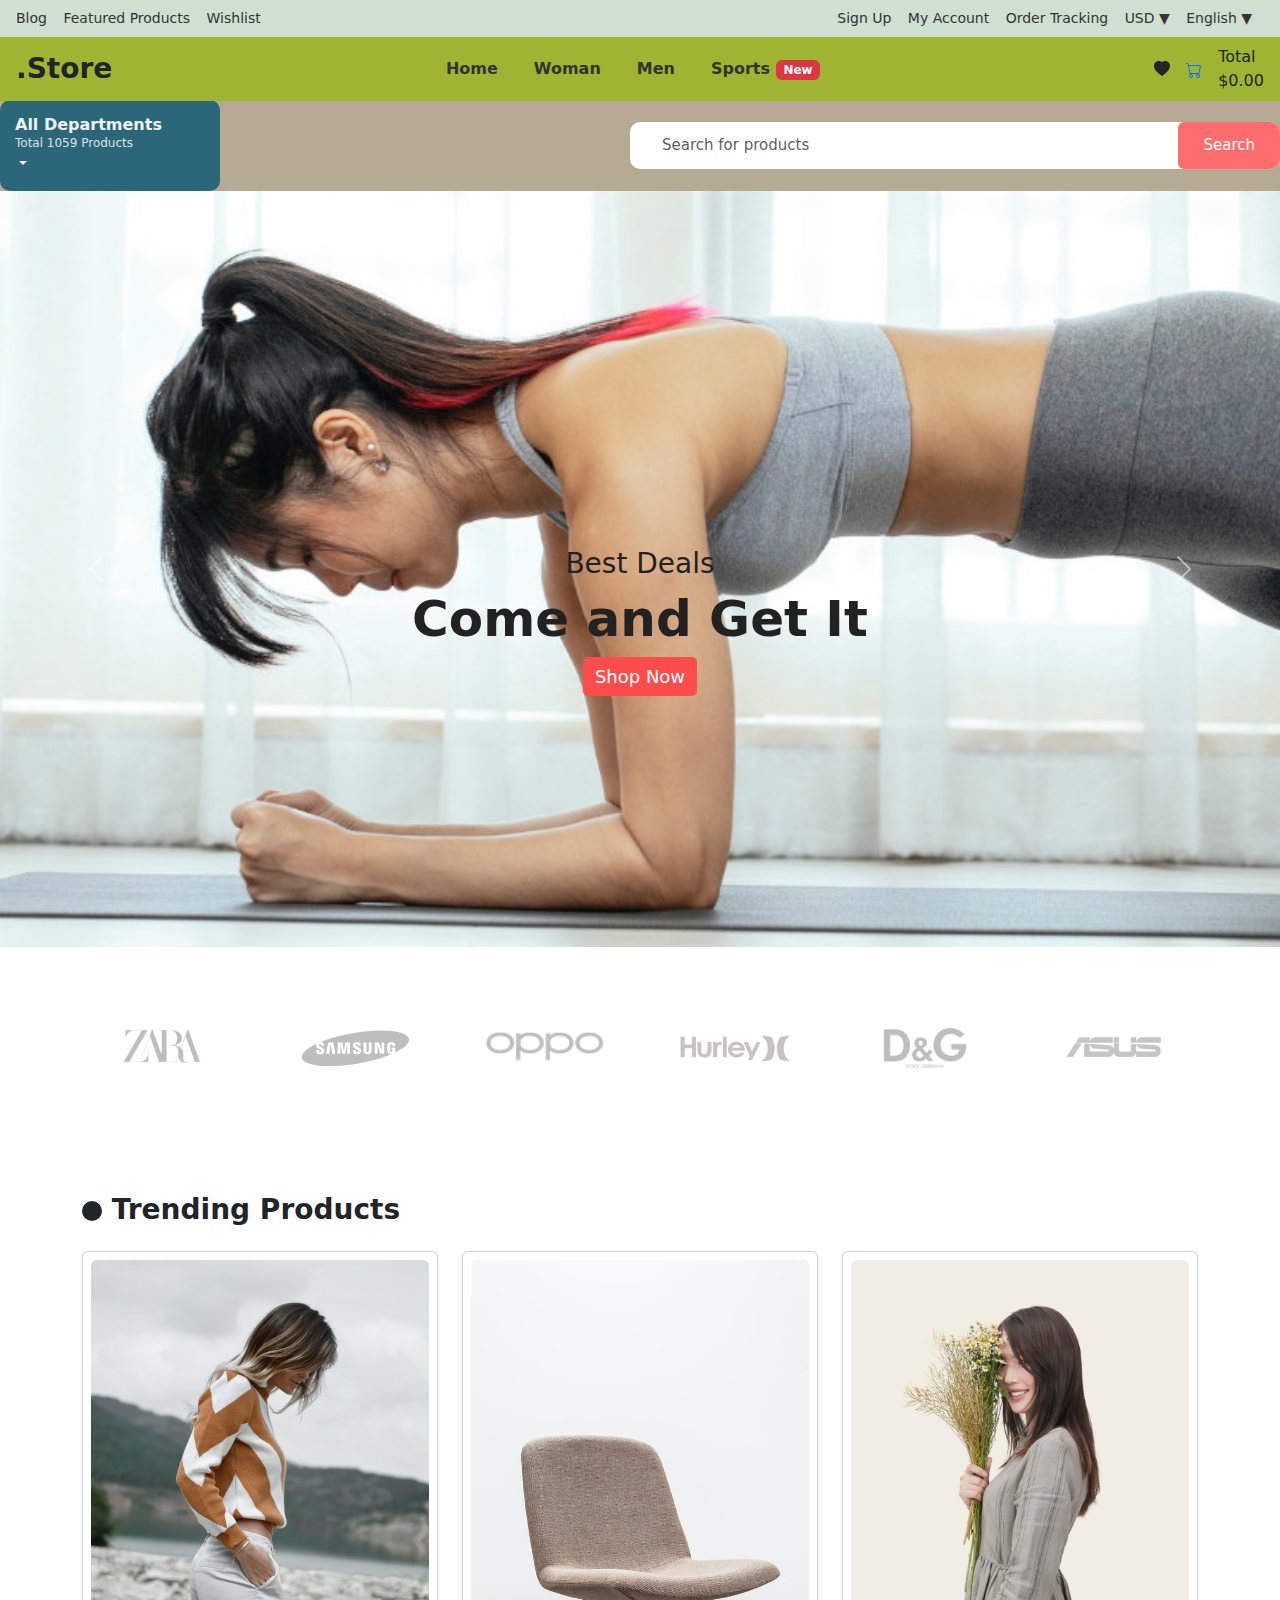
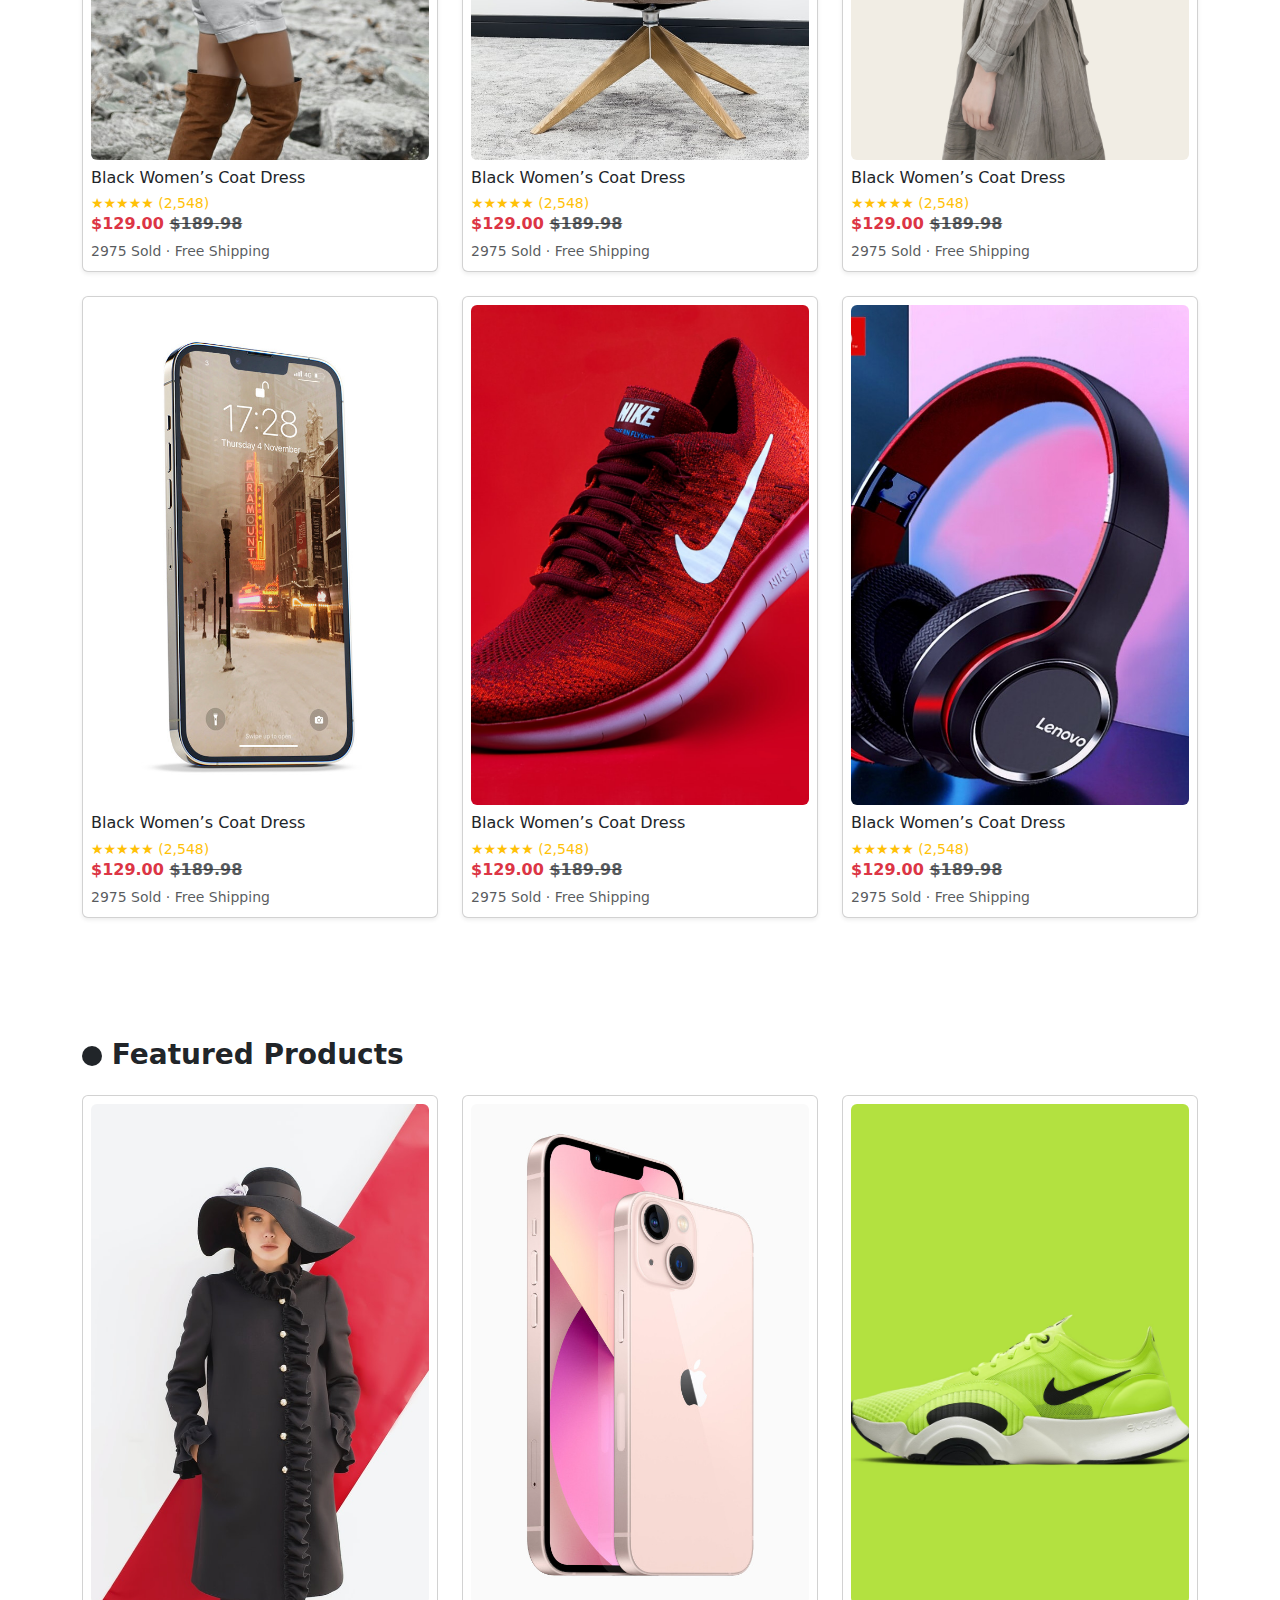
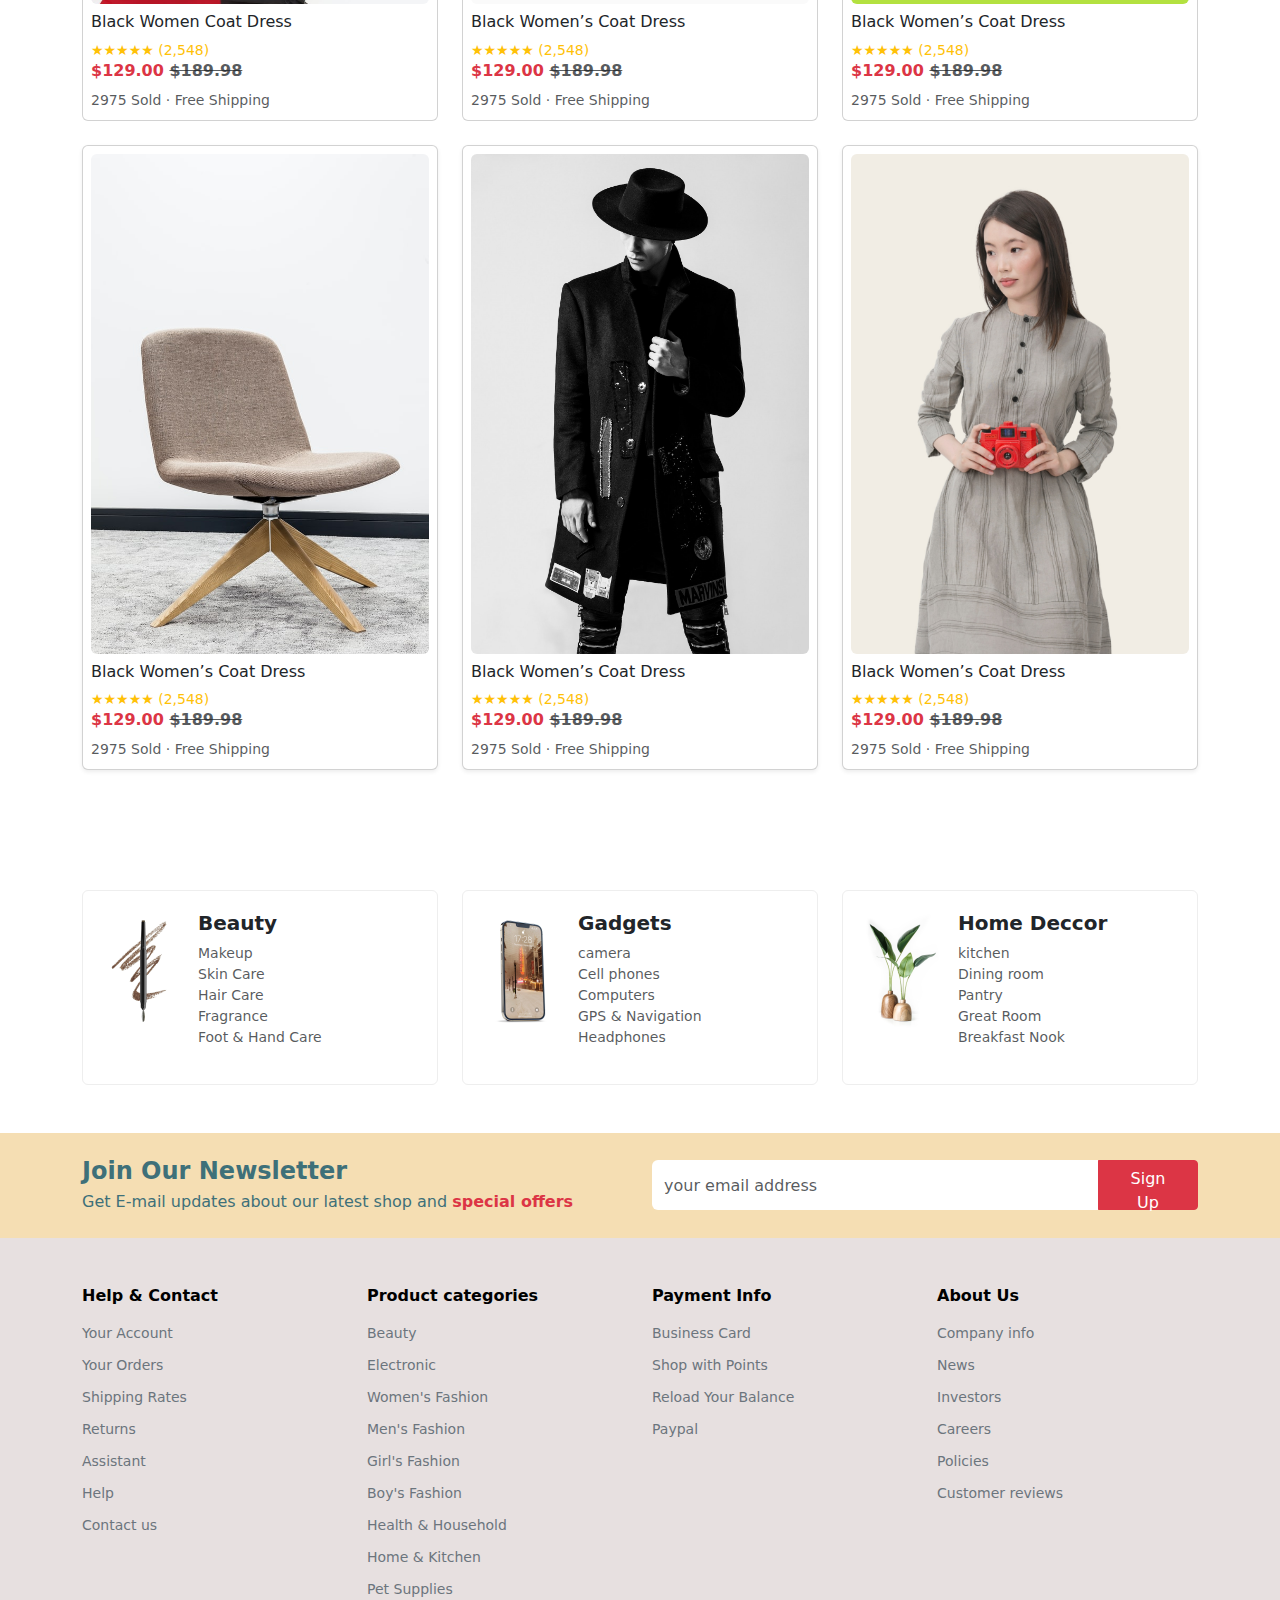
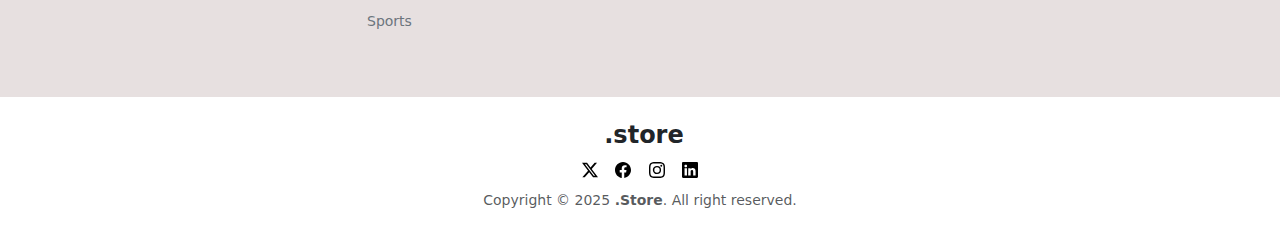
<file: index.html>
<!DOCTYPE html>
<html lang="en">
<head>
  <meta charset="UTF-8">
  <meta name="viewport" content="width=device-width, initial-scale=1.0">
  <title>Ecommerce Website</title>

  <!-- BOOTSTRAP 5 -->


  <link href="https://cdn.jsdelivr.net/npm/bootstrap@5.3.0/dist/css/bootstrap.min.css" rel="stylesheet">

  <link rel="stylesheet" href="style.css">

</head>
<body>


<!-- ---------- TOP BAR ---------- -->


<div class="fixed-top  ">
<div class="top-bar d-flex justify-content-between px-3 py-2">
  <div class="top-left">
    <a href="#">Blog</a>
    <a href="#">Featured Products</a>
    <a href="#">Wishlist</a>
  </div>

  <div class="top-right">
    <a href="signup.html">Sign Up</a>
    <a href="My Account.html">My Account</a>
    <a href="Order Tracking.html">Order Tracking</a>
    <a href="#">USD ▼</a>
    <a href="#">English ▼</a>
  </div>
</div>


<!-- ---------- MAIN NAVBAR ---------- -->
<nav class="navbar navbar-expand-lg px-3 ">

  <div class="logo fw-bold fs-3">.Store</div>

  <!-- MOBILE TOGGLER -->
  <button class="navbar-toggler" type="button" data-bs-toggle="collapse" data-bs-target="#mainMenu">
    ☰
  </button>

  <!-- MENU -->
  <div class="collapse navbar-collapse" id="mainMenu">

    <ul class="navbar-nav mx-auto">

      <li class="nav-item"><a class="nav-link" href="index.html">Home</a></li>
     

      
      <li class="nav-item"><a class="nav-link" href="Woman.html">Woman</a></li>

      <li class="nav-item"><a class="nav-link" href="men.html">Men</a></li>
      <li class="nav-item">
        <a class="nav-link" href="sport.html">Sports <span class="badge bg-danger">New</span></a>
      </li>

    </ul>

    <!-- ICONS -->
    <div class="d-flex align-items-center gap-3">
       <svg xmlns="http://www.w3.org/2000/svg" width="16" height="16" fill="currentColor" class="bi bi-heart-fill" viewBox="0 0 16 16">
  <path fill-rule="evenodd" d="M8 1.314C12.438-3.248 23.534 4.735 8 15-7.534 4.736 3.562-3.248 8 1.314"/>
</svg>
<a href="">
     <svg xmlns="http://www.w3.org/2000/svg" width="16" height="16" fill="currentColor" class="bi bi-cart" viewBox="0 0 16 16">
  <path d="M0 1.5A.5.5 0 0 1 .5 1H2a.5.5 0 0 1 .485.379L2.89 3H14.5a.5.5 0 0 1 .491.592l-1.5 8A.5.5 0 0 1 13 12H4a.5.5 0 0 1-.491-.408L2.01 3.607 1.61 2H.5a.5.5 0 0 1-.5-.5M3.102 4l1.313 7h8.17l1.313-7zM5 12a2 2 0 1 0 0 4 2 2 0 0 0 0-4m7 0a2 2 0 1 0 0 4 2 2 0 0 0 0-4m-7 1a1 1 0 1 1 0 2 1 1 0 0 1 0-2m7 0a1 1 0 1 1 0 2 1 1 0 0 1 0-2"/>
</svg></a>
      <div>Total<br>$0.00</div>
    </div>

  </div>

</nav>

</div>

<!-- ---------- HEADER / SEARCH ---------- -->
<div class="top-container d-flex justify-content-between ">

  <!-- DEPARTMENT DROPDOWN -->
  <div class="dropdown">
    <div class="depart-box dropdown-toggle" data-bs-toggle="dropdown">
      <h4 class="m-0">All Departments</h4>
      <p class="m-0">Total 1059 Products</p>
    </div>

    <ul class="dropdown-menu p-3">
      <li><a class="dropdown-item" href="#"> 💄 Beauty</a></li>
      <li><a class="dropdown-item" href="#"> 📱 Electronics</a></li>
      <li><a class="dropdown-item" href="#"> 👗 Women's Fashion</a></li>
      <li><a class="dropdown-item" href="#"> 👔 Men's Fashion</a></li>
      <li><a class="dropdown-item" href="#"> 🎀 Girl's Fashion</a></li>
      <li><a class="dropdown-item" href="#">🧢 Boy's Fashion</a></li>
      <li><a class="dropdown-item" href="#">🏠 Health & Household</a></li>
      <li><a class="dropdown-item" href="#"> 🏀 Sport</a></li>
    </ul>
  </div>

  <!-- SEARCH BAR -->
  <div class="search d-flex">
    <input type="text" class="form-control" placeholder="Search for products">
    <button class="btn btn-primary ms-2">Search</button>
  </div>

</div>



<!-- ---------- CAROUSEL ---------- -->
<div id="myCarousel" class="carousel slide" data-bs-ride="carousel">

  <div class="carousel-inner">

    <div class="carousel-item active">
      <img src="asset/slider/slider3.jpg" class="d-block w-100" alt="">
      <div class="carousel-caption">
        <h4>Best Deals</h4>
        <h2 class="fw-bold">Come and Get It</h2>
        <button class="btn btn-primary">Shop Now</button>
      </div>
    </div>

    <div class="carousel-item">
      <img src="asset/slider/slider1.jpg" class="d-block w-100" alt="">
      <div class="carousel-caption">
        <h4>Quick Fashion</h4>
        <h2 class="fw-bold">Fit Your Wardrobe</h2>
        <button class="btn btn-primary">Shop Now</button>
      </div>
    </div>

    <div class="carousel-item">
      <img src="asset/slider/slider2.jpg" class="d-block w-100" alt="">
      <div class="carousel-caption">
        <h4>Trendy</h4>
        <h2 class="fw-bold">Minimal Wooden Sofa</h2>
        <button class="btn btn-primary">Shop Now</button>
      </div>
    </div>

  </div>

  <!-- Controls -->
  <button class="carousel-control-prev" type="button" data-bs-target="#myCarousel" data-bs-slide="prev">
    <span class="carousel-control-prev-icon"></span>
  </button>

  <button class="carousel-control-next" type="button" data-bs-target="#myCarousel" data-bs-slide="next">
    <span class="carousel-control-next-icon"></span>
  </button>

</div>

<!-----BRAND---->

<section class="brand py-5">

<div class="container">
  <div class="row justify-content-center align-items-center text-center">

    <div class="col-6 col-md-3 col-lg-2 my-3">
      <a href="zara.html">
        <img src="asset/brands/zara.png" alt="" class="zero">
      </a>

    </div>


<div class="col-6 col-md-3 col-lg-2 my-3">
      <a href="#">
        <img src="asset/brands/samsung.png" alt="" class="zero">
      </a>

    </div>



    <div class="col-6 col-md-3 col-lg-2 my-3">
      <a href="#">
        <img src="asset/brands/oppo.png" alt="" class="zero">
      </a>

    </div>



    <div class="col-6 col-md-3 col-lg-2 my-3">
      <a href="#">
        <img src="asset/brands/hurley.png" alt="" class="zero">
      </a>

    </div>

<div class="col-6 col-md-3 col-lg-2 my-3">
      <a href="#">
        <img src="asset/brands/dng.png" alt="" class="zero">
      </a>

    </div>

    <div class="col-6 col-md-3 col-lg-2 my-3">
      <a href="#">
        <img src="asset/brands/asus.png" alt="" class="zero">
      </a>

    </div>



  </div>
</div>
</div>
</section>

<!---Trending-products py-5--->


<section class="Trending-products py-5">
  <div class="container">

    <!-- Heading -->
    <h3 class="fw-bold mb-4">
      <svg xmlns="http://www.w3.org/2000/svg" width="20" height="20" fill="currentColor" class="bi bi-circle-fill" viewBox="0 0 16 16">
        <circle cx="8" cy="8" r="8"/>
      </svg>
      Trending Products
    </h3>

   
 <!-- Product 1 -->

        <div class="row">
           <div class="col-md-6 col-lg-4 mb-4">
            <div class="card small-product shadow-sm p-2 ">
              <img src="asset/products/apparel2.jpg" class="img-fluid rounded" alt="">
              <div class="mt-2">
                <h6>Black Women’s Coat Dress</h6>
                <div class="text-warning small">★★★★★ (2,548)</div>
                <h6 class="text-danger fw-bold">$129.00
                  <span class="text-muted text-decoration-line-through">$189.98</span>
                </h6>
                <small class="text-muted">2975 Sold · Free Shipping</small>
              </div>
            </div>
          </div>

          <!-- Product 2 -->
          <div class="col-md-6 col-lg-4 mb-4">
            <div class="card small-product shadow-sm p-2">
              <img src="asset/products/home4.jpg" class="img-fluid rounded" alt="">
              <div class="mt-2">
                <h6>Black Women’s Coat Dress</h6>
                <div class="text-warning small">★★★★★ (2,548)</div>
                <h6 class="text-danger fw-bold">$129.00
                  <span class="text-muted text-decoration-line-through">$189.98</span>
                </h6>
                <small class="text-muted">2975 Sold · Free Shipping</small>
              </div>
            </div>
          </div>

          <!-- Product 3 -->
          <div class="col-md-6 col-lg-4 mb-4">
            <div class="card small-product shadow-sm p-2">
              <img src="asset/products/apparel4.jpg" class="img-fluid rounded" alt="">
              <div class="mt-2">
                <h6>Black Women’s Coat Dress</h6>
                <div class="text-warning small">★★★★★ (2,548)</div>
                <h6 class="text-danger fw-bold">$129.00
                  <span class="text-muted text-decoration-line-through">$189.98</span>
                </h6>
                <small class="text-muted">2975 Sold · Free Shipping</small>
              </div>
            </div>
          </div>

          <!-- Product 4 -->
          <div class="col-md-6 col-lg-4 mb-4">
            <div class="card small-product shadow-sm p-2">
              <img src="asset/banner/procat2.jpg" class="img-fluid rounded" alt="">
              <div class="mt-2">
                <h6>Black Women’s Coat Dress</h6>
                <div class="text-warning small">★★★★★ (2,548)</div>
                <h6 class="text-danger fw-bold">$129.00
                  <span class="text-muted text-decoration-line-through">$189.98</span>
                </h6>
                <small class="text-muted">2975 Sold · Free Shipping</small>
              </div>
            </div>
          </div>

          <div class="col-md-6 col-lg-4 mb-4">
            <div class="card small-product shadow-sm p-2">
              <img src="asset/products/shoe1.jpg" class="img-fluid rounded" alt="">
              <div class="mt-2">
                <h6>Black Women’s Coat Dress</h6>
                <div class="text-warning small">★★★★★ (2,548)</div>
                <h6 class="text-danger fw-bold">$129.00
                  <span class="text-muted text-decoration-line-through">$189.98</span>
                </h6>
                <small class="text-muted">2975 Sold · Free Shipping</small>
              </div>
            </div>
          </div>


        


          <div class="col-md-6 col-lg-4 mb-4">
            <div class="card small-product shadow-sm p-2">
              <img src="asset/products/electronic3.jpg" class="img-fluid rounded" alt="">
              <div class="mt-2">
                <h6>Black Women’s Coat Dress</h6>
                <div class="text-warning small">★★★★★ (2,548)</div>
                <h6 class="text-danger fw-bold">$129.00
                  <span class="text-muted text-decoration-line-through">$189.98</span>
                </h6>
                <small class="text-muted">2975 Sold · Free Shipping</small>
              </div>
            </div>
          </div>
        </div>
      </div>
    </div>
  </div>

</section>

<!---Featured Products--->

<section class="Featured-products py-5">
   <div class="container">

    <!-- Heading -->
    <h3 class="fw-bold mb-4">
      <svg xmlns="http://www.w3.org/2000/svg" width="20" height="20" fill="currentColor" class="bi bi-circle-fill" viewBox="0 0 16 16">
        <circle cx="8" cy="8" r="8"/>
      </svg>
      Featured Products
    </h3>

  

       <div class="row">

          <!-- Product 1 -->
          <div class="col-md-6 col-lg-4 mb-4">
            <div class="card small-product p-2 h-100">
              <img src="asset/products/apparel3.jpg" class="img-fluid rounded" alt="">
              <div class="mt-2">
                <h6>Black Women Coat Dress</h6>
                <div class="text-warning small">★★★★★ (2,548)</div>
                <h6 class="text-danger fw-bold">$129.00
                  <span class="text-muted text-decoration-line-through">$189.98</span>
                </h6>
                <small class="text-muted">2975 Sold · Free Shipping</small>
              </div>
            </div>
          </div>

          <!-- Product 2 -->
          <div class="col-md-6 col-lg-4 mb-4">
            <div class="card  small-product p-2 h-100">
              <img src="asset/products/electronic2.jpg" class="img-fluid rounded" alt="">
              <div class="mt-2">
                <h6>Black Women’s Coat Dress</h6>
                <div class="text-warning small">★★★★★ (2,548)</div>
                <h6 class="text-danger fw-bold">$129.00
                  <span class="text-muted text-decoration-line-through">$189.98</span>
                </h6>
                <small class="text-muted">2975 Sold · Free Shipping</small>
              </div>
            </div>
         </div>

           <div class="col-md-6 col-lg-4 mb-4">
            <div class="card  small-product p-2 h-100">
              <img src="asset/products/shoe1-1.jpg" class="img-fluid rounded" alt="">
              <div class="mt-2">
                <h6>Black Women’s Coat Dress</h6>
                <div class="text-warning small">★★★★★ (2,548)</div>
                <h6 class="text-danger fw-bold">$129.00
                  <span class="text-muted text-decoration-line-through">$189.98</span>
                </h6>
                <small class="text-muted">2975 Sold · Free Shipping</small>
              </div>
            </div>
         </div>


          <div class="col-md-6 col-lg-4 mb-4">
            <div class="card small-product shadow-sm p-2 h-100">
              <img src="asset/products/home4.jpg" class="img-fluid rounded" alt="">
              <div class="mt-2">
                <h6>Black Women’s Coat Dress</h6>
                <div class="text-warning small">★★★★★ (2,548)</div>
                <h6 class="text-danger fw-bold">$129.00
                  <span class="text-muted text-decoration-line-through">$189.98</span>
                </h6>
                <small class="text-muted">2975 Sold · Free Shipping</small>
              </div>
            </div>
         </div>



          <div class="col-md-6 col-lg-4 mb-4">
            <div class="card  small-product shadow-sm p-2 h-100">
              <img src="asset/products/apparel1.jpg" class="img-fluid rounded" alt="">
              <div class="mt-2">
                <h6>Black Women’s Coat Dress</h6>
                <div class="text-warning small">★★★★★ (2,548)</div>
                <h6 class="text-danger fw-bold">$129.00
                  <span class="text-muted text-decoration-line-through">$189.98</span>
                </h6>
                <small class="text-muted">2975 Sold · Free Shipping</small>
              </div>
            </div>
         </div>





          <div class="col-md-6 col-lg-4 mb-4">
            <div class="card small-product shadow-sm p-2 h-100">
              <img src="asset/products/apparel6.jpg" class="img-fluid rounded" alt="">
              <div class="mt-2">
                <h6>Black Women’s Coat Dress</h6>
                <div class="text-warning small">★★★★★ (2,548)</div>
                <h6 class="text-danger fw-bold">$129.00
                  <span class="text-muted text-decoration-line-through">$189.98</span>
                </h6>
                <small class="text-muted">2975 Sold · Free Shipping</small>
              </div>
            </div>
         </div>


         





      </div>
    </div>
  </div>

</section>





<!---banner--->


<section class="py-5">
  <div class="container">
    <div class="row g-4">


      <!---Beauty--->
       <div class="col-lg-4 col-md-6">
        <div class="category-card d-flex align-items-start">
          <img src="asset/banner/procat1.jpg" class="category-img" alt="Beauty">
          <div>
            <h5 class="fw-bold">Beauty</h5>
            <ul class="list-unstyled small text-muted">
              <li>Makeup</li>
              <li>Skin Care</li>
              <li>Hair Care</li>
              <li>Fragrance</li>
              <li>Foot & Hand Care</li>
            </ul>
          
          </div>
        </div>
      </div>


      <div class="col-lg-4 col-md-6">
        <div class="category-card d-flex align-items-start">
          <img src="asset/banner/procat2.jpg" class="category-img" alt="Beauty">
        <div>
        <h5 class="fw-bold">Gadgets</h5>
        <ul class="list-unstyled small text-muted">
          <li>camera</li>
          <li>Cell phones</li>
          <li>Computers</li>
          <li>GPS & Navigation</li>
          <li>Headphones</li>
        </ul>
       </div>
       </div>
      </div>



      <div class="col-lg-4 col-md-6">
        <div class="category-card d-flex align-items-start">
          <img src="asset/banner/procat3.jpg" class="category-img" alt="Beauty">
        <div>
        <h5 class="fw-bold">Home Deccor</h5>
        <ul class="list-unstyled small text-muted">
          <li>kitchen</li>
          <li>Dining room</li>
          <li>Pantry</li>
          <li>Great Room</li>
          <li>Breakfast Nook</li>
        </ul>
        </div>
      </div>
      </div>

    </div>
  </div>
</section>




<!----newsletter---->

<section class="newsletter py-4">
  <div class="container">
    <div class="row align-items-center">

     <!---LEFT NOW--->

      <div class="col-lg-6 mb-3 mb-lg-0">
            <h4 class="fw-bold  mb-1">Join Our Newsletter</h4>
          <p class="mb-0 ">
              Get E-mail updates about our latest shop and
              <span class="text-danger fw-semibold">special offers</span>
          </p>

      </div>  

      <!---RIGHT NOW-->
      
      <div class="col-lg-6">
        <form class="d-flex newsletter-form">
          <input type="email" class="form-control" placeholder="your email address">
          <button class="btn btn-danger px-4">Sign Up</button> 
        </form>
      </div>

    </div>
  </div>
</section>





<!---footer -->

<footer class="footer pt-5 pb-4">
  <div class="container">
    <div class="row">

    <!---Help & Contact--->
     
      <div class="col-lg-3 col-md-6 mb-4">
        <h6 class="fw-bold mb-3">Help & Contact</h6>
        <ul class="list-unstyled footer-links">

          <li><a href="#">Your Account</a></li>
          <li><a href="#">Your Orders</a></li>
          <li><a href="#">Shipping Rates</a></li>
          <li><a href="#">Returns</a></li>
          <li><a href="#">Assistant</a></li>
          <li><a href="#">Help</a></li>
          <li><a href="#">Contact us</a></li>

        </ul>
      </div>

<!---product categories--->

<div class="col-lg-3 col-md-6 mb-4">
  <h6 class="fw-bold mb-3">Product categories</h6>
  <ul class="list-unstyled footer-links">
     <li><a href="#">Beauty</a></li>
          <li><a href="#">Electronic</a></li>
          <li><a href="#">Women's Fashion</a></li>
          <li><a href="#">Men's Fashion</a></li>
          <li><a href="#">Girl's Fashion</a></li>
          <li><a href="#">Boy's Fashion</a></li>
          <li><a href="#">Health & Household</a></li>
          <li><a href="#">Home & Kitchen</a></li>
          <li><a href="#">Pet Supplies</a></li>
          <li><a href="#">Sports</a></li>
  </ul>
</div>



 <!-- Payment Info -->
      <div class="col-lg-3 col-md-6 mb-4">
        <h6 class="fw-bold mb-3">Payment Info</h6>
        <ul class="list-unstyled footer-links">
          <li><a href="#">Business Card</a></li>
          <li><a href="#">Shop with Points</a></li>
          <li><a href="#">Reload Your Balance</a></li>
          <li><a href="#">Paypal</a></li>
        </ul>
      </div>

      <!-- About Us -->
      <div class="col-lg-3 col-md-6 mb-4">
        <h6 class="fw-bold mb-3">About Us</h6>
        <ul class="list-unstyled footer-links">
          <li><a href="#">Company info</a></li>
          <li><a href="#">News</a></li>
          <li><a href="#">Investors</a></li>
          <li><a href="#">Careers</a></li>
          <li><a href="#">Policies</a></li>
          <li><a href="#">Customer reviews</a></li>
        </ul>
      </div>

    </div>
  </div>
</footer>
 


<div class="footer-bottom py-4">
  <div class="container">
    <div class="text-center">
      <!---logo--->
      <div class="d-flex justify-content-center align-items-center mb-2">
        <span class="logo fw-bold fs-3"></span>
        <h4 class="fw-bold m-0 ms-2">.store</h4>
      </div>
     

      <!----social icons--->


      <div class="social-icons mb-2">
        <a href="#"><svg xmlns="http://www.w3.org/2000/svg" width="16" height="16" fill="currentColor" class="bi bi-twitter-x" viewBox="0 0 16 16">
  <path d="M12.6.75h2.454l-5.36 6.142L16 15.25h-4.937l-3.867-5.07-4.425 5.07H.316l5.733-6.57L0 .75h5.063l3.495 4.633L12.601.75Zm-.86 13.028h1.36L4.323 2.145H2.865z"/>
</svg></a>
     
<a href="#"><svg xmlns="http://www.w3.org/2000/svg" width="16" height="16" fill="currentColor" class="bi bi-facebook" viewBox="0 0 16 16">
  <path d="M16 8.049c0-4.446-3.582-8.05-8-8.05C3.58 0-.002 3.603-.002 8.05c0 4.017 2.926 7.347 6.75 7.951v-5.625h-2.03V8.05H6.75V6.275c0-2.017 1.195-3.131 3.022-3.131.876 0 1.791.157 1.791.157v1.98h-1.009c-.993 0-1.303.621-1.303 1.258v1.51h2.218l-.354 2.326H9.25V16c3.824-.604 6.75-3.934 6.75-7.951"/>
</svg></a>
<a href="#"><svg xmlns="http://www.w3.org/2000/svg" width="16" height="16" fill="currentColor" class="bi bi-instagram" viewBox="0 0 16 16">
  <path d="M8 0C5.829 0 5.556.01 4.703.048 3.85.088 3.269.222 2.76.42a3.9 3.9 0 0 0-1.417.923A3.9 3.9 0 0 0 .42 2.76C.222 3.268.087 3.85.048 4.7.01 5.555 0 5.827 0 8.001c0 2.172.01 2.444.048 3.297.04.852.174 1.433.372 1.942.205.526.478.972.923 1.417.444.445.89.719 1.416.923.51.198 1.09.333 1.942.372C5.555 15.99 5.827 16 8 16s2.444-.01 3.298-.048c.851-.04 1.434-.174 1.943-.372a3.9 3.9 0 0 0 1.416-.923c.445-.445.718-.891.923-1.417.197-.509.332-1.09.372-1.942C15.99 10.445 16 10.173 16 8s-.01-2.445-.048-3.299c-.04-.851-.175-1.433-.372-1.941a3.9 3.9 0 0 0-.923-1.417A3.9 3.9 0 0 0 13.24.42c-.51-.198-1.092-.333-1.943-.372C10.443.01 10.172 0 7.998 0zm-.717 1.442h.718c2.136 0 2.389.007 3.232.046.78.035 1.204.166 1.486.275.373.145.64.319.92.599s.453.546.598.92c.11.281.24.705.275 1.485.039.843.047 1.096.047 3.231s-.008 2.389-.047 3.232c-.035.78-.166 1.203-.275 1.485a2.5 2.5 0 0 1-.599.919c-.28.28-.546.453-.92.598-.28.11-.704.24-1.485.276-.843.038-1.096.047-3.232.047s-2.39-.009-3.233-.047c-.78-.036-1.203-.166-1.485-.276a2.5 2.5 0 0 1-.92-.598 2.5 2.5 0 0 1-.6-.92c-.109-.281-.24-.705-.275-1.485-.038-.843-.046-1.096-.046-3.233s.008-2.388.046-3.231c.036-.78.166-1.204.276-1.486.145-.373.319-.64.599-.92s.546-.453.92-.598c.282-.11.705-.24 1.485-.276.738-.034 1.024-.044 2.515-.045zm4.988 1.328a.96.96 0 1 0 0 1.92.96.96 0 0 0 0-1.92m-4.27 1.122a4.109 4.109 0 1 0 0 8.217 4.109 4.109 0 0 0 0-8.217m0 1.441a2.667 2.667 0 1 1 0 5.334 2.667 2.667 0 0 1 0-5.334"/>
</svg></a>
<a href="#"><svg xmlns="http://www.w3.org/2000/svg" width="16" height="16" fill="currentColor" class="bi bi-linkedin" viewBox="0 0 16 16">
  <path d="M0 1.146C0 .513.526 0 1.175 0h13.65C15.474 0 16 .513 16 1.146v13.708c0 .633-.526 1.146-1.175 1.146H1.175C.526 16 0 15.487 0 14.854zm4.943 12.248V6.169H2.542v7.225zm-1.2-8.212c.837 0 1.358-.554 1.358-1.248-.015-.709-.52-1.248-1.342-1.248S2.4 3.226 2.4 3.934c0 .694.521 1.248 1.327 1.248zm4.908 8.212V9.359c0-.216.016-.432.08-.586.173-.431.568-.878 1.232-.878.869 0 1.216.662 1.216 1.634v3.865h2.401V9.25c0-2.22-1.184-3.252-2.764-3.252-1.274 0-1.845.7-2.165 1.193v.025h-.016l.016-.025V6.169h-2.4c.03.678 0 7.225 0 7.225z"/>
</svg></a>
 </div> 


 <!---copyright--->


 <p class="small text-muted mb-0">
   Copyright © 2025 <strong>.Store</strong>. All right reserved.
 </p>
    </div>
  </div>
</div>

<!-- BOOTSTRAP 5 JS -->
<script src="https://cdn.jsdelivr.net/npm/bootstrap@5.3.0/dist/js/bootstrap.bundle.min.js"></script>

</body>
</html>
</file>
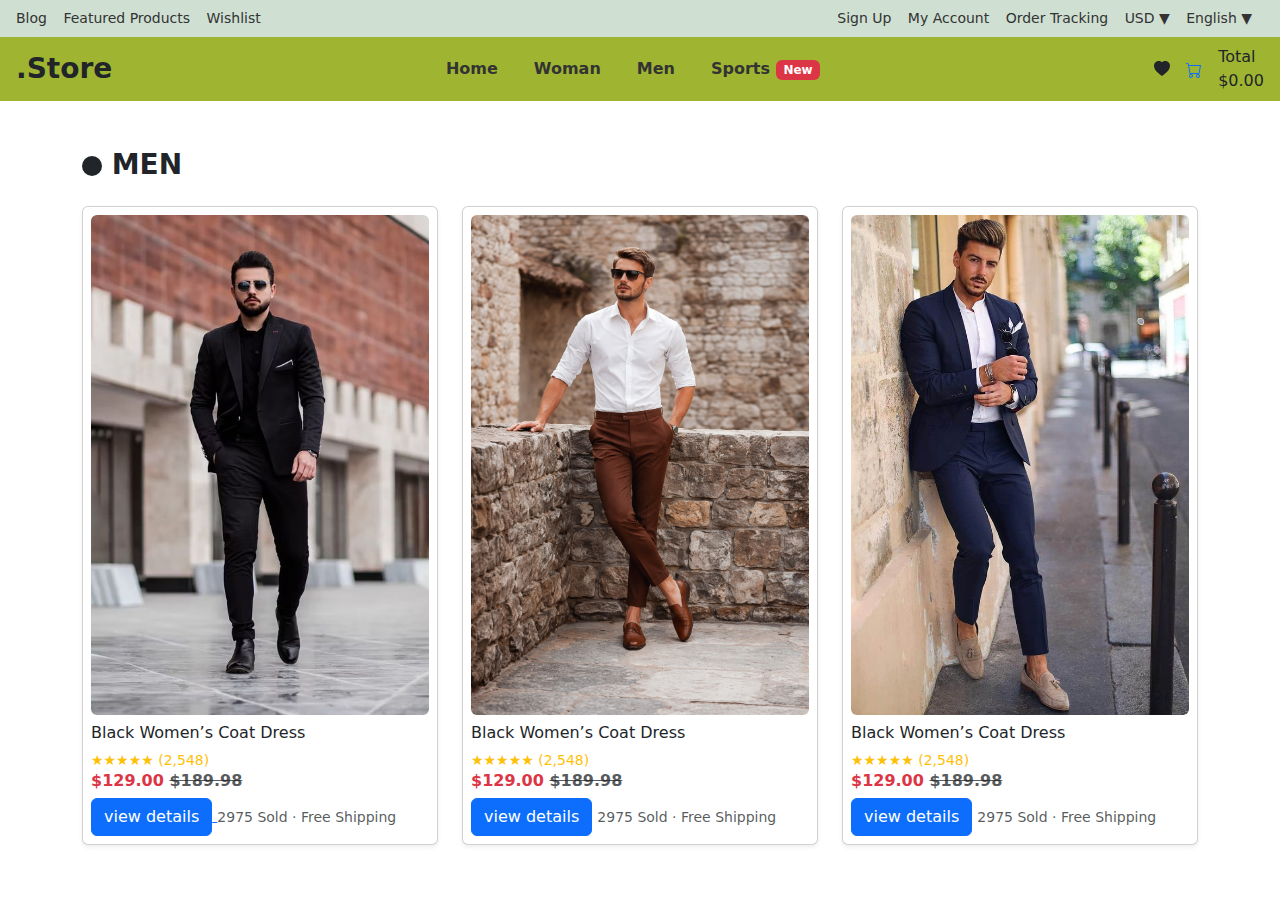
<file: men.html>
<!DOCTYPE html>
<html lang="en">
<head>
    <meta charset="UTF-8">
    <meta name="viewport" content="width=device-width, initial-scale=1.0">
    <title>men</title>
     <!-- BOOTSTRAP 5 -->
  <link href="https://cdn.jsdelivr.net/npm/bootstrap@5.3.0/dist/css/bootstrap.min.css" rel="stylesheet">

  <link rel="stylesheet" href="style.css">

</head>
<body>
  <div class="fixed-top  ">
<div class="top-bar d-flex justify-content-between px-3 py-2">
  <div class="top-left">
    <a href="#">Blog</a>
    <a href="#">Featured Products</a>
    <a href="#">Wishlist</a>
  </div>

  <div class="top-right">
    <a href="signup.html">Sign Up</a>
    <a href="My Account.html">My Account</a>
    <a href="Order Tracking.html">Order Tracking</a>
    <a href="#">USD ▼</a>
    <a href="#">English ▼</a>
  </div>
</div>


<!-- ---------- MAIN NAVBAR ---------- -->
<nav class="navbar navbar-expand-lg px-3 ">

  <div class="logo fw-bold fs-3">.Store</div>

  <!-- MOBILE TOGGLER -->
  <button class="navbar-toggler" type="button" data-bs-toggle="collapse" data-bs-target="#mainMenu">
    ☰
  </button>

  <!-- MENU -->
  <div class="collapse navbar-collapse" id="mainMenu">

    <ul class="navbar-nav mx-auto">

      <li class="nav-item"><a class="nav-link" href="index.html">Home</a></li>
     

      
      <li class="nav-item"><a class="nav-link" href="Woman.html">Woman</a></li>

      <li class="nav-item"><a class="nav-link" href="men.html">Men</a></li>
      <li class="nav-item">
        <a class="nav-link" href="sport.html">Sports <span class="badge bg-danger">New</span></a>
      </li>

    </ul>

    <!-- ICONS -->
    <div class="d-flex align-items-center gap-3">
       <svg xmlns="http://www.w3.org/2000/svg" width="16" height="16" fill="currentColor" class="bi bi-heart-fill" viewBox="0 0 16 16">
  <path fill-rule="evenodd" d="M8 1.314C12.438-3.248 23.534 4.735 8 15-7.534 4.736 3.562-3.248 8 1.314"/>
</svg>
<a href="">
     <svg xmlns="http://www.w3.org/2000/svg" width="16" height="16" fill="currentColor" class="bi bi-cart" viewBox="0 0 16 16">
  <path d="M0 1.5A.5.5 0 0 1 .5 1H2a.5.5 0 0 1 .485.379L2.89 3H14.5a.5.5 0 0 1 .491.592l-1.5 8A.5.5 0 0 1 13 12H4a.5.5 0 0 1-.491-.408L2.01 3.607 1.61 2H.5a.5.5 0 0 1-.5-.5M3.102 4l1.313 7h8.17l1.313-7zM5 12a2 2 0 1 0 0 4 2 2 0 0 0 0-4m7 0a2 2 0 1 0 0 4 2 2 0 0 0 0-4m-7 1a1 1 0 1 1 0 2 1 1 0 0 1 0-2m7 0a1 1 0 1 1 0 2 1 1 0 0 1 0-2"/>
</svg></a>
      <div>Total<br>$0.00</div>
    </div>

  </div>

</nav>

</div>

    
<section class="men py-5">
 <div class="container">



            <!-- Heading -->
    <h3 class="fw-bold mb-4">
      <svg xmlns="http://www.w3.org/2000/svg" width="20" height="20" fill="currentColor" class="bi bi-circle-fill" viewBox="0 0 16 16">
        <circle cx="8" cy="8" r="8"/>
      </svg>
      MEN
    </h3>


    <!----product---->



     <div class="row">
           <div class="col-md-6 col-lg-4 mb-4">
            <div class="card small-product shadow-sm p-2 ">
              <img src="asset/products/men1.jpg" class="img-fluid rounded" alt="">
              <div class="mt-2">
                <h6>Black Women’s Coat Dress</h6>
                <div class="text-warning small">★★★★★ (2,548)</div>
                <h6 class="text-danger fw-bold">$129.00
                  <span class="text-muted text-decoration-line-through">$189.98</span>
                </h6>
                <a href="">
                   <button class="btn btn-primary">view details</button>
                    </a>
                <small class="text-muted">2975 Sold · Free Shipping</small>
              
              </div>
            </div>
          </div>

          <!-- Product 2 -->
          <div class="col-md-6 col-lg-4 mb-4">
            <div class="card small-product shadow-sm p-2">
              <img src="asset/products/men5.jpg" class="img-fluid rounded" alt="">
              <div class="mt-2">
                <h6>Black Women’s Coat Dress</h6>
                <div class="text-warning small">★★★★★ (2,548)</div>
                <h6 class="text-danger fw-bold">$129.00
                  <span class="text-muted text-decoration-line-through">$189.98</span>
                </h6>
                   <button class="btn btn-primary">view details</button>
                <small class="text-muted">2975 Sold · Free Shipping</small>
              </div>
            </div>
          </div>

          <!-- Product 3 -->
          <div class="col-md-6 col-lg-4 mb-4">
            <div class="card small-product shadow-sm p-2 h-100">
              <img src="asset/products/men.3jpg.jpg" class="img-fluid rounded" alt="">
              <div class="mt-2">
                <h6>Black Women’s Coat Dress</h6>
                <div class="text-warning small">★★★★★ (2,548)</div>
                <h6 class="text-danger fw-bold">$129.00
                  <span class="text-muted text-decoration-line-through">$189.98</span>
                </h6>
                   <button class="btn btn-primary">view details</button>
                <small class="text-muted">2975 Sold · Free Shipping</small>
              </div>
            </div>
          </div>

        </div>
          





    


 </div>

</section>












    
<!-- BOOTSTRAP 5 JS -->
<script src="https://cdn.jsdelivr.net/npm/bootstrap@5.3.0/dist/js/bootstrap.bundle.min.js"></script>


</body>
</html>
</file>
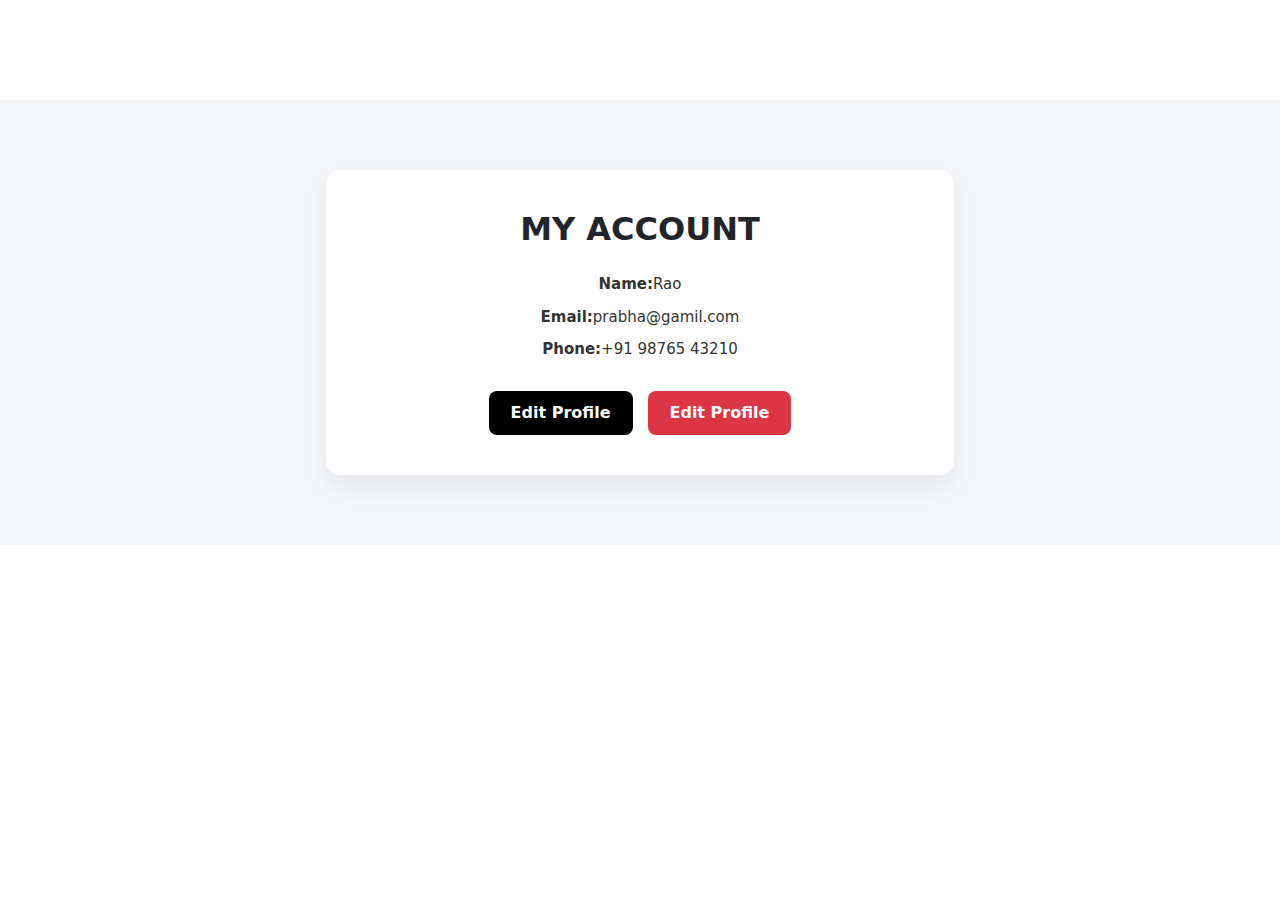
<file: My Account.html>
<!DOCTYPE html>
<html lang="en">
<head>
  <meta charset="UTF-8">
  <meta name="viewport" content="width=device-width, initial-scale=1.0">
  <title>Ecommerce Website</title>

  <!-- BOOTSTRAP 5 -->
  <link href="https://cdn.jsdelivr.net/npm/bootstrap@5.3.0/dist/css/bootstrap.min.css" rel="stylesheet">

  <link rel="stylesheet" href="style.css">

</head>
<body>

<section class="my-account">
    <div class="contaier">
        <div class="row justify-content-center">
            <div class="col-lg-6 col-lg-6 col-12">
                <div class="account-box">
                    <h2>MY ACCOUNT</h2>

                    <div class="account-info">
                        <p><strong>Name:</strong>Rao</p>
                         <p><strong>Email:</strong>prabha@gamil.com</p>
                          <p><strong>Phone:</strong>+91 98765 43210</p>
                    </div>

                    <div class="account-actions">
                        <button class="btn-account">Edit Profile</button>
                        <button class="btn-account logout">Edit Profile</button> 
                    </div>
                </div>
            </div>
        </div>
    </div>
</section>







    <!-- BOOTSTRAP 5 JS -->
<script src="https://cdn.jsdelivr.net/npm/bootstrap@5.3.0/dist/js/bootstrap.bundle.min.js"></script>
</body>
</file>
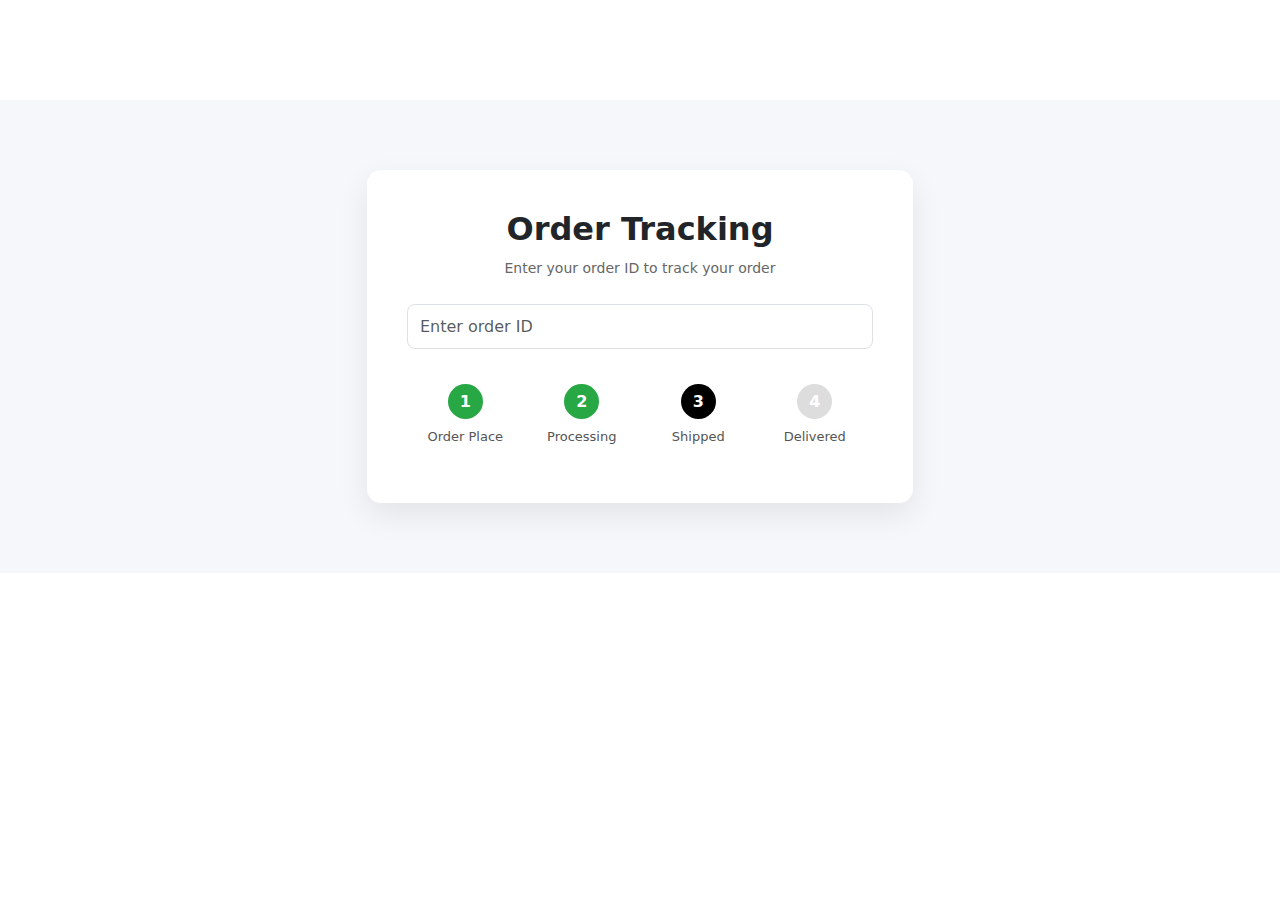
<file: Order Tracking.html>
<!DOCTYPE html>
<html lang="en">
<head>
  <meta charset="UTF-8">
  <meta name="viewport" content="width=device-width, initial-scale=1.0">
  <title>Ecommerce Website</title>

  <!-- BOOTSTRAP 5 -->
  <link href="https://cdn.jsdelivr.net/npm/bootstrap@5.3.0/dist/css/bootstrap.min.css" rel="stylesheet">

  <link rel="stylesheet" href="style.css">

</head>
<body>

<section class="order-tracking">
    <div class="container">
        <div class="row justify-content-center">
            <div class="col-lg-6 col-md-8 col-12">
            <div class="tracking-box">
                <h2>Order Tracking</h2>
                <p class="subtitle">Enter your order ID to track your order</p>
              
              <form>
                <input type="text" class="form-control" placeholder="Enter order ID">
              </form>

             <!----Order Tracking--->
              <div class="order-status">
                <div class="step completed">
                    <span>1</span>
                    <p>Order Place</p>
                </div>

                 <div class="step completed">
                     <span>2</span>
                      <p>Processing</p>
                </div>
                     <div class="step active">
                       <span>3</span>
                       <p>Shipped</p>
                     </div>
                         <div class="step">
                           <span>4</span>
                           <p>Delivered</p>
                         </div>
 
              </div>


            </div>
            </div>
        </div>

    </div>
</section>


<!-- BOOTSTRAP 5 JS -->
<script src="https://cdn.jsdelivr.net/npm/bootstrap@5.3.0/dist/js/bootstrap.bundle.min.js"></script>    
</body>
</file>
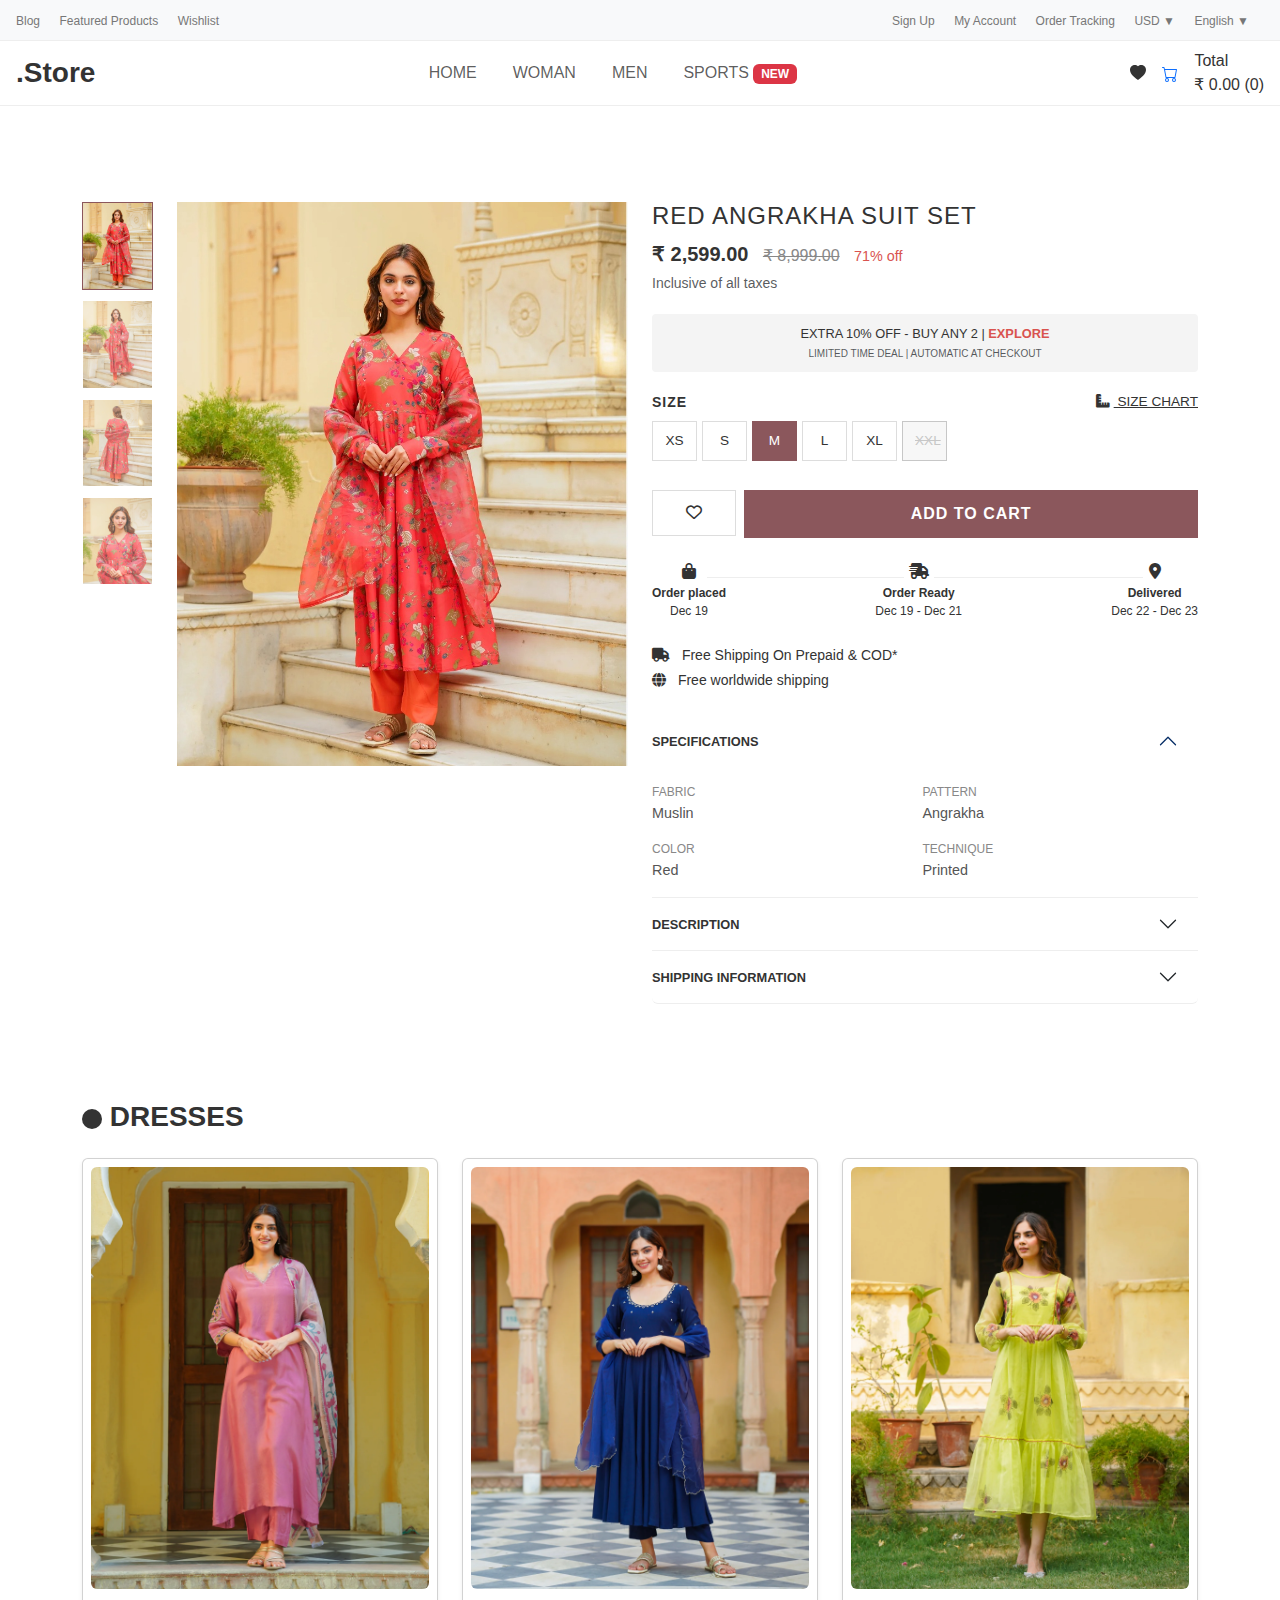
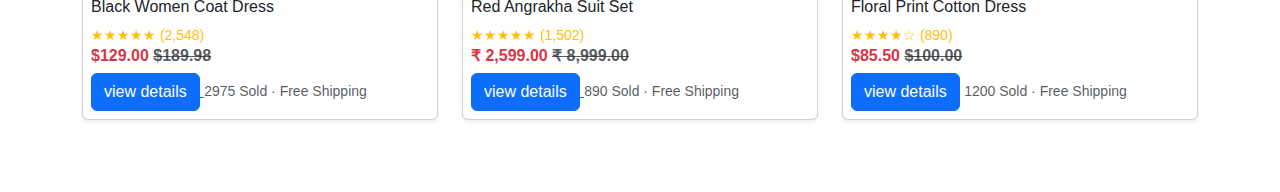
<file: shop.html>
<!DOCTYPE html>
<html lang="en">
<head>
    <meta charset="UTF-8">
    <meta name="viewport" content="width=device-width, initial-scale=1.0">
    <title>Red Angrakha Suit Set</title>
    <link href="https://cdn.jsdelivr.net/npm/bootstrap@5.3.0/dist/css/bootstrap.min.css" rel="stylesheet">
    <link rel="stylesheet" href="https://cdnjs.cloudflare.com/ajax/libs/font-awesome/6.4.0/css/all.min.css">
    
    <style>
        /* Custom Theme Colors based on the image */
        :root {
            --theme-color: #8B575C; /* The brownish-maroon color */
            --text-color: #333;
            --light-bg: #f8f9fa;
        }

        body {
            font-family: 'Helvetica Neue', Helvetica, Arial, sans-serif;
            color: var(--text-color);
            background-color: #fff;
        }

        /* Navbar Customization */
        .fixed-top {
            position: relative; /* Changed from fixed-top for clean display of a single page example */
        }
        .top-bar {
            background-color: var(--light-bg);
            border-bottom: 1px solid #eee;
        }
        .top-bar a, .top-right a {
            color: #777;
            text-decoration: none;
            font-size: 0.75rem;
            margin-right: 15px;
        }
        .navbar {
            background-color: #fff;
            border-bottom: 1px solid #eee;
        }
        .nav-link {
            text-transform: uppercase;
            font-weight: 500;
            margin: 0 10px;
        }
        
        /* Thumbnail Gallery */
        .thumb-container {
            display: flex;
            flex-direction: column;
            gap: 10px;
        }
        .thumb-img {
            width: 100%;
            cursor: pointer;
            border: 1px solid transparent;
            opacity: 0.7;
            transition: 0.3s;
        }
        .thumb-img:hover, .thumb-img.active {
            border-color: var(--theme-color);
            opacity: 1;
        }

        /* Product Info */
        .product-title {
            font-size: 1.5rem;
            font-weight: 500;
            text-transform: uppercase;
            letter-spacing: 1px;
        }
        .price-section {
            margin-bottom: 20px;
        }
        .current-price {
            font-size: 1.25rem;
            font-weight: bold;
        }
        .original-price {
            text-decoration: line-through;
            color: #888;
            margin-left: 10px;
            font-size: 1rem;
        }
        .discount-off {
            color: #d9534f;
            margin-left: 10px;
            font-size: 0.9rem;
        }

        /* Offer Banner */
        .offer-banner {
            background-color: #f4f4f4;
            padding: 10px;
            font-size: 0.8rem;
            text-align: center;
            margin-bottom: 20px;
            border-radius: 4px;
        }
        .offer-banner a {
            color: #d9534f;
            text-decoration: none;
            font-weight: bold;
        }

        /* Size Selector */
        .size-btn {
            border: 1px solid #ddd;
            background: white;
            color: #333;
            width: 45px;
            height: 40px;
            margin-right: 5px;
            margin-bottom: 5px;
            border-radius: 0;
            font-size: 0.85rem;
        }
        .size-btn:hover, .size-btn.active {
            background-color: var(--theme-color); /* Highlight color changed to theme-color */
            color: white;
            border-color: var(--theme-color);
        }
        .size-btn.disabled-size {
            background-color: #f4f4f4;
            color: #aaa;
            cursor: not-allowed;
            text-decoration: line-through;
        }
        .size-chart-link {
            font-size: 0.85rem;
            text-decoration: underline;
            color: #333;
            cursor: pointer;
            margin-left: 10px;
        }

        /* Action Buttons */
        .btn-add-cart {
            background-color: var(--theme-color);
            color: white;
            border: none;
            border-radius: 0;
            padding: 12px;
            font-weight: 600;
            letter-spacing: 1px;
            width: 100%;
            text-transform: uppercase;
        }
        .btn-add-cart:hover {
            background-color: #6e4247;
            color: white;
        }
        .btn-wishlist {
            border: 1px solid #ddd;
            border-radius: 0;
            padding: 10px 15px;
            color: #333;
        }

        /* Delivery Timeline */
        .delivery-timeline {
            display: flex;
            justify-content: space-between;
            font-size: 0.75rem;
            margin: 25px 0;
            text-align: center;
            position: relative;
        }
        .delivery-timeline::before {
            content: '';
            position: absolute;
            top: 25%;
            left: 10%;
            right: 10%;
            height: 1px;
            background: #eee;
            z-index: -1;
        }
        .timeline-item i {
            background: white;
            padding: 0 5px;
            font-size: 1rem;
            margin-bottom: 5px;
        }

        /* Accordion Customization */
        .accordion-item {
            border: none;
            border-bottom: 1px solid #eee;
        }
        .accordion-button {
            font-size: 0.8rem;
            text-transform: uppercase;
            font-weight: 600;
            padding-left: 0;
            background-color: transparent !important;
            color: #333 !important;
            box-shadow: none !important;
        }
        .accordion-body {
            padding-left: 0;
            font-size: 0.9rem;
            color: #555;
        }

        /* Specifications Grid */
        .spec-grid {
            display: grid;
            grid-template-columns: 1fr 1fr;
            gap: 15px;
        }
        .spec-item label {
            font-size: 0.75rem;
            color: #888;
            display: block;
            margin-bottom: 2px;
            text-transform: uppercase;
        }
        .spec-item span {
            font-size: 0.9rem;
            font-weight: 500;
        }
    </style>
</head>
<body>
    
<div class="fixed-top">
<div class="top-bar d-flex justify-content-between px-3 py-2">
  <div class="top-left">
    <a href="#">Blog</a>
    <a href="#">Featured Products</a>
    <a href="#">Wishlist</a>
  </div>

  <div class="top-right">
    <a href="signup.html">Sign Up</a>
    <a href="My Account.html">My Account</a>
    <a href="Order Tracking.html">Order Tracking</a>
    <a href="#">USD ▼</a>
    <a href="#">English ▼</a>
  </div>
</div>


<nav class="navbar navbar-expand-lg px-3">

  <div class="logo fw-bold fs-3">.Store</div>

  <button class="navbar-toggler" type="button" data-bs-toggle="collapse" data-bs-target="#mainMenu">
    ☰
  </button>

  <div class="collapse navbar-collapse" id="mainMenu">

    <ul class="navbar-nav mx-auto">

      <li class="nav-item"><a class="nav-link" href="index.html">Home</a></li>
      <li class="nav-item"><a class="nav-link" href="Woman.html">Woman</a></li>
      <li class="nav-item"><a class="nav-link" href="men.html">Men</a></li>
      <li class="nav-item">
        <a class="nav-link" href="sport.html">Sports <span class="badge bg-danger">New</span></a>
      </li>

    </ul>

    <div class="d-flex align-items-center gap-3">
        <svg xmlns="http://www.w3.org/2000/svg" width="16" height="16" fill="currentColor" class="bi bi-heart-fill" viewBox="0 0 16 16">
            <path fill-rule="evenodd" d="M8 1.314C12.438-3.248 23.534 4.735 8 15-7.534 4.736 3.562-3.248 8 1.314"/>
        </svg>
        <a href="">
            <svg xmlns="http://www.w3.org/2000/svg" width="16" height="16" fill="currentColor" class="bi bi-cart" id="cartIcon" viewBox="0 0 16 16">
                <path d="M0 1.5A.5.5 0 0 1 .5 1H2a.5.5 0 0 1 .485.379L2.89 3H14.5a.5.5 0 0 1 .491.592l-1.5 8A.5.5 0 0 1 13 12H4a.5.5 0 0 1-.491-.408L2.01 3.607 1.61 2H.5a.5.5 0 0 1-.5-.5M3.102 4l1.313 7h8.17l1.313-7zM5 12a2 2 0 1 0 0 4 2 2 0 0 0 0-4m7 0a2 2 0 1 0 0 4 2 2 0 0 0 0-4m-7 1a1 1 0 1 1 0 2 1 1 0 0 1 0-2m7 0a1 1 0 1 1 0 2 1 1 0 0 1 0-2"/>
            </svg>
        </a>
        <div id="cartSummary">
            Total<br><span id="cartTotal">₹ 0.00</span> 
            (<span id="cartCount">0</span>)
        </div>
    </div>

  </div>

</nav>

</div>


    <div class="container mt-5 pt-5 mb-5">
        <div class="row">
            
            <div class="col-md-1 d-none d-md-block">
                <div class="thumb-container">
                    <img src="asset/woman/dress1/1.jpg" class="img-fluid thumb-img active" alt="Thumb 1">
                    <img src="asset/woman/dress1/2.jpg" class="img-fluid thumb-img" alt="Thumb 2">
                    <img src="asset/woman/dress1/3.jpg" class="img-fluid thumb-img" alt="Thumb 3">
                    <img src="asset/woman/dress1/4.jpg" class="img-fluid thumb-img" alt="Thumb 4">
                </div>
            </div>

            <div class="col-md-5 mb-4">
                <div class="text-center">
                    <img src="asset/woman/dress1/1.jpg" class="img-fluid" alt="Red Angrakha Suit Set">
                </div>
            </div>

            <div class="col-md-6">
                
                <h1 class="product-title">Red Angrakha Suit Set</h1>
                
                <div class="price-section">
                    <span class="current-price" id="productPrice" data-price="2599.00">₹ 2,599.00</span>
                    <span class="original-price">₹ 8,999.00</span>
                    <span class="discount-off">71% off</span>
                    <div class="text-muted small mt-1">Inclusive of all taxes</div>
                </div>

                <div class="offer-banner">
                    EXTRA 10% OFF - BUY ANY 2 | <a href="#">EXPLORE</a>
                    <br>
                    <span class="text-muted" style="font-size: 10px;">LIMITED TIME DEAL | AUTOMATIC AT CHECKOUT</span>
                </div>

                <div class="mb-4">
                    <div class="d-flex justify-content-between align-items-center mb-2">
                        <span class="text-uppercase small fw-bold" style="letter-spacing: 1px;">Size</span>
                        <span class="size-chart-link"><i class="fa-solid fa-ruler-combined me-1"></i> SIZE CHART</span>
                    </div>
                    
                    <div class="d-flex flex-wrap align-items-center" id="sizeSelector">
                        <button class="btn size-btn" data-size="XS">XS</button>
                        <button class="btn size-btn" data-size="S">S</button>
                        <button class="btn size-btn active" data-size="M">M</button>
                        <button class="btn size-btn" data-size="L">L</button>
                        <button class="btn size-btn" data-size="XL">XL</button>
                        <button class="btn size-btn disabled-size" data-size="XXL" disabled>XXL</button>
                    </div>
                </div>

                <div class="row g-2 mb-4">
                    <div class="col-2 col-md-2">
                        <button class="btn btn-wishlist w-100"><i class="fa-regular fa-heart"></i></button>
                    </div>
                    <div class="col-10 col-md-10">
                        <button class="btn btn-add-cart" id="addToCartBtn">Add to Cart</button>
                    </div>
                </div>

                <div class="delivery-timeline">
                    <div class="timeline-item">
                        <i class="fa-solid fa-bag-shopping"></i>
                        <div><strong>Order placed</strong><br>Dec 19</div>
                    </div>
                    <div class="timeline-item">
                        <i class="fa-solid fa-truck-fast"></i>
                        <div><strong>Order Ready</strong><br>Dec 19 - Dec 21</div>
                    </div>
                    <div class="timeline-item">
                        <i class="fa-solid fa-location-dot"></i>
                        <div><strong>Delivered</strong><br>Dec 22 - Dec 23</div>
                    </div>
                </div>

                <div class="small mb-4">
                    <div class="mb-1"><i class="fa-solid fa-truck me-2"></i> Free Shipping On Prepaid & COD*</div>
                    <div><i class="fa-solid fa-globe me-2"></i> Free worldwide shipping</div>
                </div>

                <div class="accordion" id="productAccordion">
                    
                    <div class="accordion-item">
                        <h2 class="accordion-header" id="headingOne">
                            <button class="accordion-button" type="button" data-bs-toggle="collapse" data-bs-target="#collapseOne" aria-expanded="true" aria-controls="collapseOne">
                                Specifications
                            </button>
                        </h2>
                        <div id="collapseOne" class="accordion-collapse collapse show" aria-labelledby="headingOne" data-bs-parent="#productAccordion">
                            <div class="accordion-body">
                                <div class="spec-grid">
                                    <div class="spec-item">
                                        <label>Fabric</label>
                                        <span>Muslin</span>
                                    </div>
                                    <div class="spec-item">
                                        <label>Pattern</label>
                                        <span>Angrakha</span>
                                    </div>
                                    <div class="spec-item">
                                        <label>Color</label>
                                        <span>Red</span>
                                    </div>
                                    <div class="spec-item">
                                        <label>Technique</label>
                                        <span>Printed</span>
                                    </div>
                                </div>
                            </div>
                        </div>
                    </div>

                    <div class="accordion-item">
                        <h2 class="accordion-header" id="headingTwo">
                            <button class="accordion-button collapsed" type="button" data-bs-toggle="collapse" data-bs-target="#collapseTwo" aria-expanded="false" aria-controls="collapseTwo">
                                Description
                            </button>
                        </h2>
                        <div id="collapseTwo" class="accordion-collapse collapse" aria-labelledby="headingTwo" data-bs-parent="#productAccordion">
                            <div class="accordion-body">
                                This beautiful Red Angrakha Suit Set features a vibrant floral print, perfect for festive occasions. Made from lightweight muslin fabric.
                            </div>
                        </div>
                    </div>

                    <div class="accordion-item">
                        <h2 class="accordion-header" id="headingThree">
                            <button class="accordion-button collapsed" type="button" data-bs-toggle="collapse" data-bs-target="#collapseThree" aria-expanded="false" aria-controls="collapseThree">
                                Shipping Information
                            </button>
                        </h2>
                        <div id="collapseThree" class="accordion-collapse collapse" aria-labelledby="headingThree" data-bs-parent="#productAccordion">
                            <div class="accordion-body">
                                Dispatched within 48 hours. Delivery usually takes 3-7 business days depending on the location.
                            </div>
                        </div>
                    </div>

                </div> </div>
        </div>
    </div>


    <section class="Woman py-5">
   <div class="container">

    <h3 class="fw-bold mb-4">
      <svg xmlns="http://www.w3.org/2000/svg" width="20" height="20" fill="currentColor" class="bi bi-circle-fill" viewBox="0 0 16 16">
        <circle cx="8" cy="8" r="8"/>
      </svg>
        DRESSES
    </h3>
    
        <div class="row">

          <div class="col-md-6 col-lg-4 mb-4">
            <div class="card small-product shadow-sm p-2 h-100">
                  
              <img src="asset/woman/dress3.png" class="img-fluid rounded" alt="">
              <div class="mt-2">
                <h6>Black Women Coat Dress</h6>
                <div class="text-warning small">★★★★★ (2,548)</div>
                <h6 class="text-danger fw-bold">$129.00
                  <span class="text-muted text-decoration-line-through">$189.98</span>
                </h6>
                <a href="">
                <button class="btn btn-primary">view details</button>
                </a>
                <small class="text-muted">2975 Sold · Free Shipping</small>
              </div>
              
            </div>
          </div>

          <div class="col-md-6 col-lg-4 mb-4">
                  <div class="card small-product shadow-sm p-2 h-100">
              <img src="asset/woman/dress2.png" class="img-fluid rounded" alt="">
              <div class="mt-2">
                <h6>Red Angrakha Suit Set</h6>
                <div class="text-warning small">★★★★★ (1,502)</div>
                <h6 class="text-danger fw-bold">₹ 2,599.00
                  <span class="text-muted text-decoration-line-through">₹ 8,999.00</span>
                </h6>
                <a href="shop.html">
                  <button class="btn btn-primary">view details</button>
                  </a>
                <small class="text-muted">890 Sold · Free Shipping</small>
              </div>
            </div>
          </div>

            <div class="col-md-6 col-lg-4 mb-4">
                   <div class="card small-product shadow-sm p-2 h-100">
              <img src="asset/woman/dress1.png" class="img-fluid rounded" alt="">
              <div class="mt-2">
                <h6>Floral Print Cotton Dress</h6>
                <div class="text-warning small">★★★★☆ (890)</div>
                <h6 class="text-danger fw-bold">$85.50
                  <span class="text-muted text-decoration-line-through">$100.00</span>
                </h6>
                <button class="btn btn-primary">view details</button>
                <small class="text-muted">1200 Sold · Free Shipping</small>
              </div>
            </div>
          </div>

        </div>
    </div>
</section>


<script src="https://cdn.jsdelivr.net/npm/bootstrap@5.3.0/dist/js/bootstrap.bundle.min.js"></script>

<script>
    // --- State Variables ---
    let cartItemCount = 0;
    let cartTotalPrice = 0.00;
    let selectedSize = 'M'; // Default size set to M based on the active class in HTML

    // --- DOM Elements ---
    const addToCartBtn = document.getElementById('addToCartBtn');
    const cartCountElement = document.getElementById('cartCount');
    const cartTotalElement = document.getElementById('cartTotal');
    const productPriceElement = document.getElementById('productPrice');
    const sizeButtons = document.querySelectorAll('#sizeSelector .size-btn');

    // Get the numeric price of the current product
    const currentProductPrice = parseFloat(productPriceElement.dataset.price);

    // --- Functions ---

    /**
     * Updates the cart summary in the navbar.
     */
    function updateCartDisplay() {
        cartCountElement.textContent = cartItemCount;
        
        // Format the total price to INR currency
        const formattedTotal = new Intl.NumberFormat('en-IN', {
            style: 'currency',
            currency: 'INR',
            minimumFractionDigits: 2
        }).format(cartTotalPrice);

        cartTotalElement.textContent = formattedTotal;
    }
    
    /**
     * Handles the click event for size selection buttons.
     */
    function handleSizeSelection(event) {
        const clickedButton = event.currentTarget;
        
        // 1. Deselect all buttons
        sizeButtons.forEach(btn => {
            btn.classList.remove('active');
        });

        // 2. Select the clicked button
        clickedButton.classList.add('active');
        
        // 3. Update the global selectedSize variable
        selectedSize = clickedButton.dataset.size;
        
        // Ensure Add to Cart button is enabled if a valid size is selected
        addToCartBtn.disabled = false;
        addToCartBtn.textContent = 'Add to Cart';

        console.log('Selected Size:', selectedSize);
    }


    /**
     * Handles the click event for the Add to Cart button.
     */
    function handleAddToCartClick() {
        if (!selectedSize) {
            alert('Please select a size before adding to cart.');
            return;
        }

        // 1. Update State
        cartItemCount++;
        cartTotalPrice += currentProductPrice;

        // 2. Update Display
        updateCartDisplay();
        
        // 3. Provide visual feedback
        addToCartBtn.textContent = `1 Item (${selectedSize}) Added!`; 
        
        // Temporarily disable the button to prevent multiple rapid clicks
        addToCartBtn.disabled = true; 

        setTimeout(() => {
            addToCartBtn.textContent = 'Add to Cart';
            addToCartBtn.disabled = false;
        }, 1500);

        console.log(`Product added: Size ${selectedSize}, Price ${currentProductPrice}`);
    }

    // --- Event Listeners ---

    // 1. Attach listener to the Add to Cart button
    if (addToCartBtn) {
        addToCartBtn.addEventListener('click', handleAddToCartClick);
    }
    
    // 2. Attach listeners to all size buttons
    sizeButtons.forEach(button => {
        // Only attach listener if the button is not disabled
        if (!button.classList.contains('disabled-size')) {
            button.addEventListener('click', handleSizeSelection);
        } else {
             // If XXL is disabled by default, ensure the default size logic still works
            if(button.classList.contains('active')) {
                button.classList.remove('active');
            }
        }
    });

    // 3. Initialization: Check for a default active size on load
    const initialActiveSize = document.querySelector('#sizeSelector .size-btn.active');
    if (initialActiveSize) {
        selectedSize = initialActiveSize.dataset.size;
    } else {
        // If no default size is active, disable the Add to Cart button until one is chosen.
        selectedSize = null;
        addToCartBtn.disabled = true;
        addToCartBtn.textContent = 'Select a Size';
    }


</script>
</body>
</html>
</file>
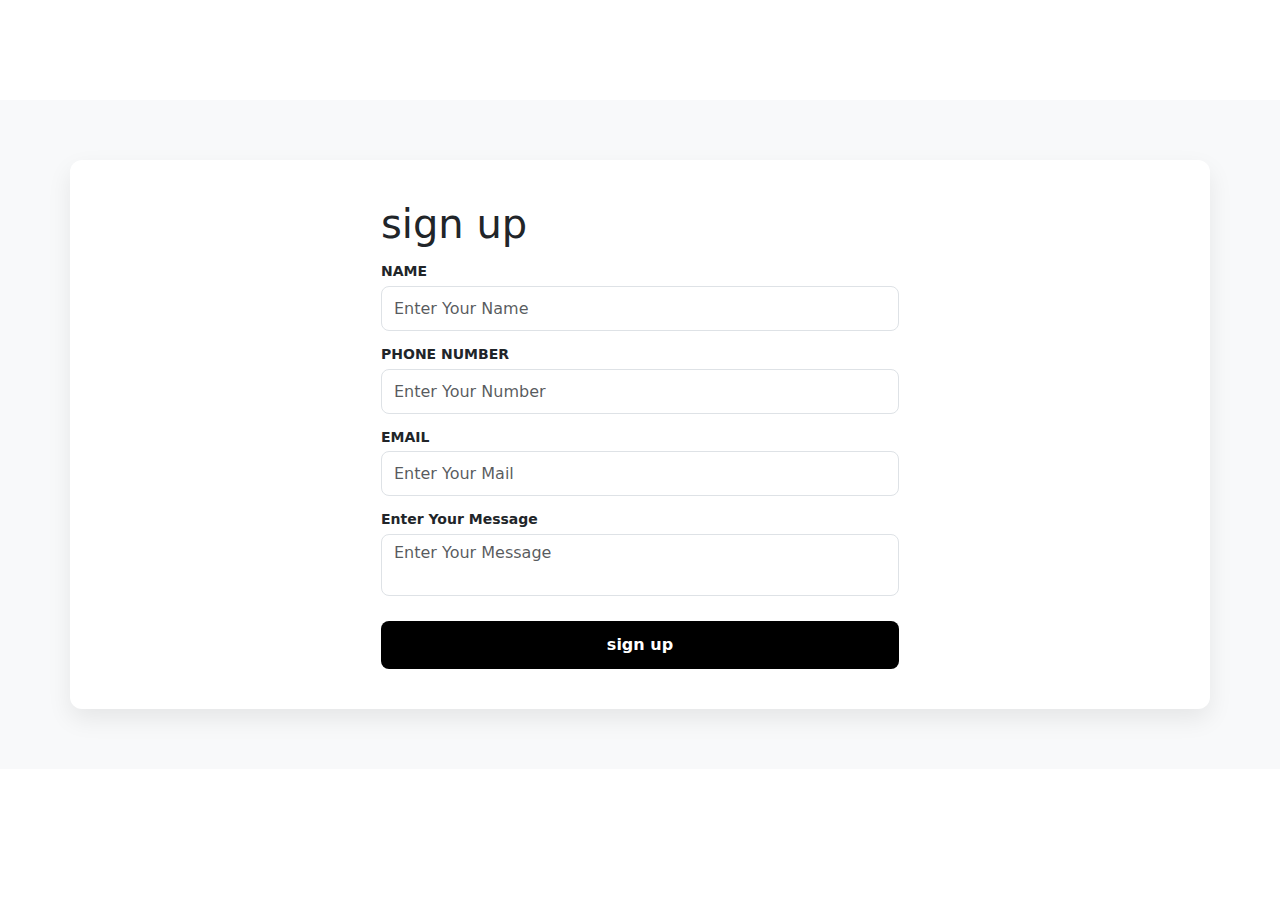
<file: signup.html>
<!DOCTYPE html>
<html lang="en">
<head>
  <meta charset="UTF-8">
  <meta name="viewport" content="width=device-width, initial-scale=1.0">
  <title>Ecommerce Website</title>

  <!-- BOOTSTRAP 5 -->
  <link href="https://cdn.jsdelivr.net/npm/bootstrap@5.3.0/dist/css/bootstrap.min.css" rel="stylesheet">

  <link rel="stylesheet" href="style.css">

</head>
<body>
<section class="signup">
    <div class="container box">
        <div class="row justify-content-center">
            <div class="col-lg-6 col-md-6 col-12">
                <h1 class="title">sign up</h1>


                <form>
                    <h6>NAME</h6>
                    <input type="text" class="form-control" placeholder="Enter Your Name">

                    <h6>PHONE NUMBER</h6>
                    <input type="number" class="form-control" placeholder="Enter Your Number">

                    <h6>EMAIL</h6>
                    <input type="email" class="form-control" placeholder="Enter Your Mail">
                    
                    <h6>Enter Your Message</h6>
                    <textarea class="form-control" placeholder="Enter Your Message"></textarea>
                    
                    <button class="btn-signup">sign up</button>
                
                </form>
            </div>
        </div>
    </div>
</section>




<!-- BOOTSTRAP 5 JS -->
<script src="https://cdn.jsdelivr.net/npm/bootstrap@5.3.0/dist/js/bootstrap.bundle.min.js"></script>
</body>
</file>
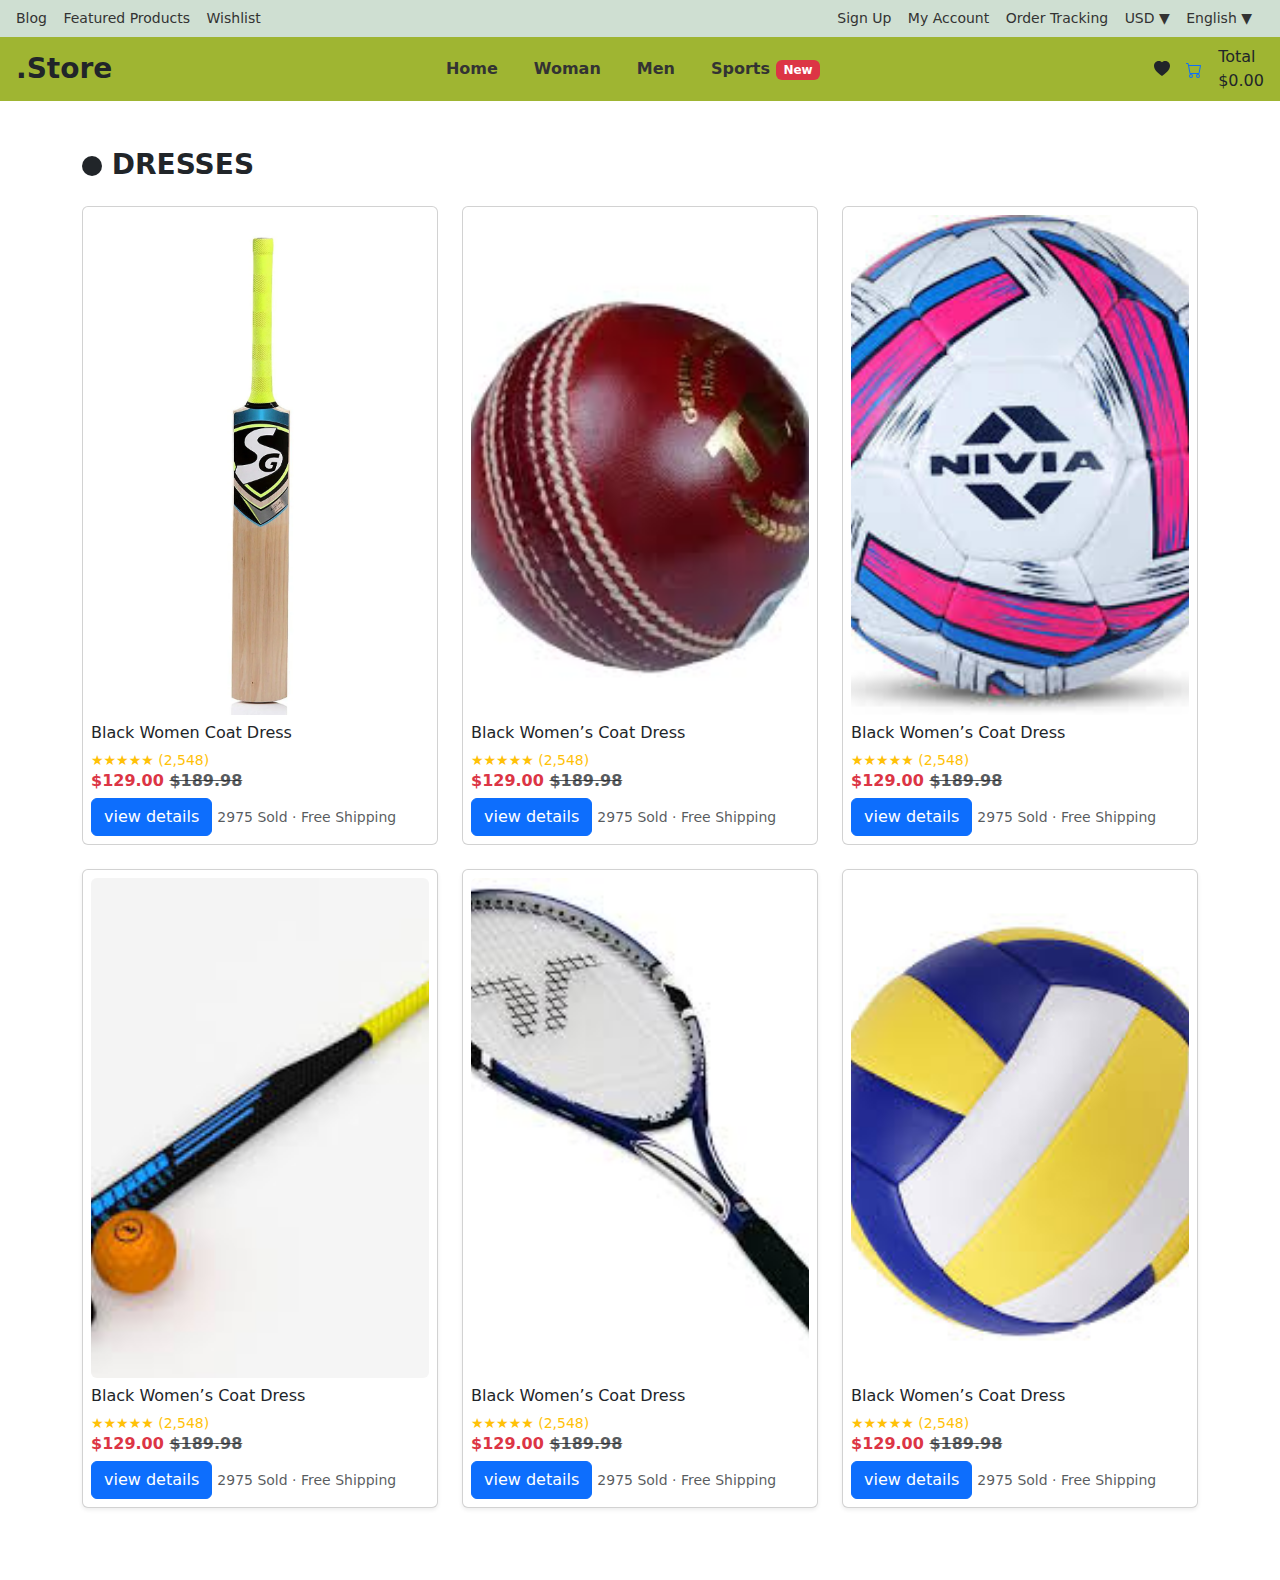
<file: sport.html>
<!DOCTYPE html>
<html lang="en">
<head>
  <meta charset="UTF-8">
  <meta name="viewport" content="width=device-width, initial-scale=1.0">
  <title>Ecommerce Website</title>

  <!-- BOOTSTRAP 5 -->

  <link href="https://cdn.jsdelivr.net/npm/bootstrap@5.3.0/dist/css/bootstrap.min.css" rel="stylesheet">
  <link rel="stylesheet" href="style.css">

</head>
<body>
  <div class="fixed-top  ">
<div class="top-bar d-flex justify-content-between px-3 py-2">
  <div class="top-left">
    <a href="#">Blog</a>
    <a href="#">Featured Products</a>
    <a href="#">Wishlist</a>
  </div>

  <div class="top-right">
    <a href="signup.html">Sign Up</a>
    <a href="My Account.html">My Account</a>
    <a href="Order Tracking.html">Order Tracking</a>
    <a href="#">USD ▼</a>
    <a href="#">English ▼</a>
  </div>
</div>


<!-- ---------- MAIN NAVBAR ---------- -->
<nav class="navbar navbar-expand-lg px-3 ">

  <div class="logo fw-bold fs-3">.Store</div>

  <!-- MOBILE TOGGLER -->
  <button class="navbar-toggler" type="button" data-bs-toggle="collapse" data-bs-target="#mainMenu">
    ☰
  </button>

  <!-- MENU -->
  <div class="collapse navbar-collapse" id="mainMenu">

    <ul class="navbar-nav mx-auto">

      <li class="nav-item"><a class="nav-link" href="index.html">Home</a></li>
     

      
      <li class="nav-item"><a class="nav-link" href="Woman.html">Woman</a></li>

      <li class="nav-item"><a class="nav-link" href="men.html">Men</a></li>
      <li class="nav-item">
        <a class="nav-link" href="sport.html">Sports <span class="badge bg-danger">New</span></a>
      </li>

    </ul>

    <!-- ICONS -->
    <div class="d-flex align-items-center gap-3">
       <svg xmlns="http://www.w3.org/2000/svg" width="16" height="16" fill="currentColor" class="bi bi-heart-fill" viewBox="0 0 16 16">
  <path fill-rule="evenodd" d="M8 1.314C12.438-3.248 23.534 4.735 8 15-7.534 4.736 3.562-3.248 8 1.314"/>
</svg>
<a href="">
     <svg xmlns="http://www.w3.org/2000/svg" width="16" height="16" fill="currentColor" class="bi bi-cart" viewBox="0 0 16 16">
  <path d="M0 1.5A.5.5 0 0 1 .5 1H2a.5.5 0 0 1 .485.379L2.89 3H14.5a.5.5 0 0 1 .491.592l-1.5 8A.5.5 0 0 1 13 12H4a.5.5 0 0 1-.491-.408L2.01 3.607 1.61 2H.5a.5.5 0 0 1-.5-.5M3.102 4l1.313 7h8.17l1.313-7zM5 12a2 2 0 1 0 0 4 2 2 0 0 0 0-4m7 0a2 2 0 1 0 0 4 2 2 0 0 0 0-4m-7 1a1 1 0 1 1 0 2 1 1 0 0 1 0-2m7 0a1 1 0 1 1 0 2 1 1 0 0 1 0-2"/>
</svg></a>
      <div>Total<br>$0.00</div>
    </div>

  </div>

</nav>

</div>


<section class="Dresses py-5">
   <div class="container">

    <!-- Heading -->
    <h3 class="fw-bold mb-4">
      <svg xmlns="http://www.w3.org/2000/svg" width="20" height="20" fill="currentColor" class="bi bi-circle-fill" viewBox="0 0 16 16">
        <circle cx="8" cy="8" r="8"/>
      </svg>
       DRESSES
    </h3>
    
       <div class="row">

          <!-- Product 1 -->
          <div class="col-md-6 col-lg-4 mb-4">
            <div class="card men-product p-2 ">
                 
              <img src="asset/products/1bat " class="img-fluid rounded" alt="">
              <div class="mt-2">
                <h6>Black Women Coat Dress</h6>
                <div class="text-warning small">★★★★★ (2,548)</div>
                <h6 class="text-danger fw-bold">$129.00
                  <span class="text-muted text-decoration-line-through">$189.98</span>
                </h6>
                <a href="shop.html">
                <button class="btn btn-primary">view details</button></a>
                <small class="text-muted">2975 Sold · Free Shipping</small>
              </div>
              
            </div>
          </div>

          <!-- Product 2 -->
          <div class="col-md-6 col-lg-4 mb-4">
            <div class="card  men-product p-2 h-100">
              <img src="asset/products/ball.jpg" class="img-fluid rounded" alt="">
              <div class="mt-2">
                <h6>Black Women’s Coat Dress</h6>
                <div class="text-warning small">★★★★★ (2,548)</div>
                <h6 class="text-danger fw-bold">$129.00
                  <span class="text-muted text-decoration-line-through">$189.98</span>
                </h6>
               
                 <button class="btn btn-primary">view details</button>
                 
                <small class="text-muted">2975 Sold · Free Shipping</small>
              </div>
            </div>
         </div>

           <div class="col-md-6 col-lg-4 mb-4">
            <div class="card  men p-2 h-100">
              <img src="asset/products/football.jpg" class="img-fluid rounded" alt="">
              <div class="mt-2">
                <h6>Black Women’s Coat Dress</h6>
                <div class="text-warning small">★★★★★ (2,548)</div>
                <h6 class="text-danger fw-bold">$129.00
                  <span class="text-muted text-decoration-line-through">$189.98</span>
                </h6>
                 <button class="btn btn-primary">view details</button>
                <small class="text-muted">2975 Sold · Free Shipping</small>
              </div>
            </div>
         </div>


          <div class="col-md-6 col-lg-4 mb-4">
            <div class="card small-product shadow-sm p-2 h-100">
              <img src="asset/products/hockey1.jpg" class="img-fluid rounded" alt="">
              <div class="mt-2">
                <h6>Black Women’s Coat Dress</h6>
                <div class="text-warning small">★★★★★ (2,548)</div>
                <h6 class="text-danger fw-bold">$129.00
                  <span class="text-muted text-decoration-line-through">$189.98</span>
                </h6>
                 <button class="btn btn-primary">view details</button>
                <small class="text-muted">2975 Sold · Free Shipping</small>
              </div>
            </div>
         </div>



          <div class="col-md-6 col-lg-4 mb-4">
            <div class="card  small-product shadow-sm p-2 h-100">
              <img src="asset/products/tennis.jpg" class="img-fluid rounded" alt="">
              <div class="mt-2">
                <h6>Black Women’s Coat Dress</h6>
                <div class="text-warning small">★★★★★ (2,548)</div>
                <h6 class="text-danger fw-bold">$129.00
                  <span class="text-muted text-decoration-line-through">$189.98</span>
                </h6>
                 <button class="btn btn-primary">view details</button>
                <small class="text-muted">2975 Sold · Free Shipping</small>
              </div>
            </div>
         </div>


          <div class="col-md-6 col-lg-4 mb-4">
            <div class="card small-product shadow-sm p-2 h-100">
              <img src="asset/products/volley ball.jpg" class="img-fluid rounded" alt="">
              <div class="mt-2">
                <h6>Black Women’s Coat Dress</h6>
                <div class="text-warning small">★★★★★ (2,548)</div>
                <h6 class="text-danger fw-bold">$129.00
                  <span class="text-muted text-decoration-line-through">$189.98</span>
                </h6>
                
                  <button class="btn btn-primary">view details</button>
                
                <small class="text-muted">2975 Sold · Free Shipping</small>
               
              </div>
            </div>
         </div>


        

      </div>
    </div>
  </div>

</section>



<!-- BOOTSTRAP 5 JS -->
<script src="https://cdn.jsdelivr.net/npm/bootstrap@5.3.0/dist/js/bootstrap.bundle.min.js"></script>
</body>    
</html>
</file>
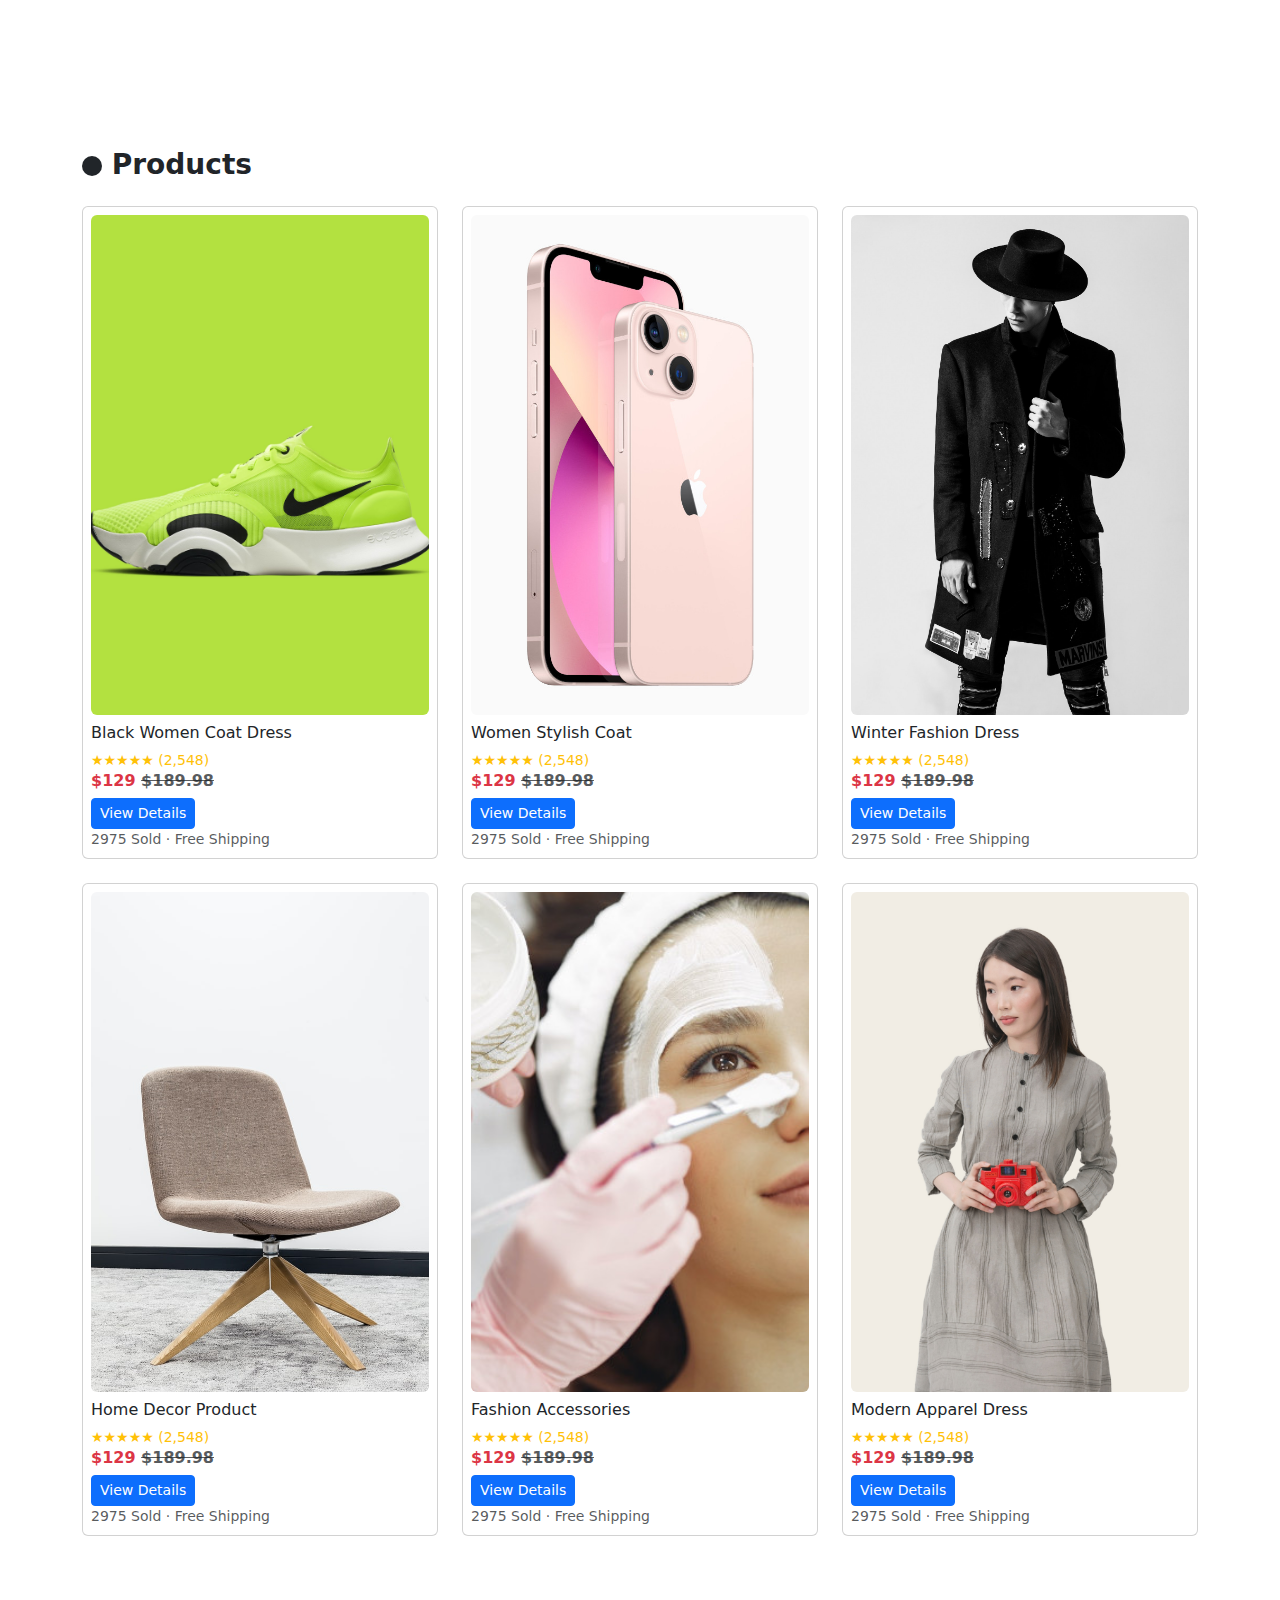
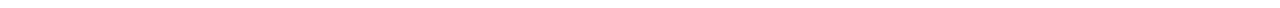
<file: sproduct.html>
<!DOCTYPE html>
<html lang="en">
<head>
  <meta charset="UTF-8">
  <meta name="viewport" content="width=device-width, initial-scale=1.0">
  <title>Ecommerce Website</title>

  <!-- BOOTSTRAP 5 -->

   <link href="https://cdn.jsdelivr.net/npm/bootstrap@5.3.0/dist/css/bootstrap.min.css" rel="stylesheet">
  <link rel="stylesheet" href="style.css">

</head>
<body>

<section class="products py-5">
   <div class="container">

    <!-- Heading -->
    <h3 class="fw-bold mb-4">
      <svg xmlns="http://www.w3.org/2000/svg" width="20" height="20" fill="currentColor" class="bi bi-circle-fill" viewBox="0 0 16 16">
        <circle cx="8" cy="8" r="8"/>
      </svg>
       Products
    </h3>
    
       <div class="row" id="productList"></div>

    </div>
  </div>

</section>
<script src="spoduct.js">


</script>




<!-- BOOTSTRAP 5 JS -->
<script src="https://cdn.jsdelivr.net/npm/bootstrap@5.3.0/dist/js/bootstrap.bundle.min.js"></script>

</body>
</html>
</file>
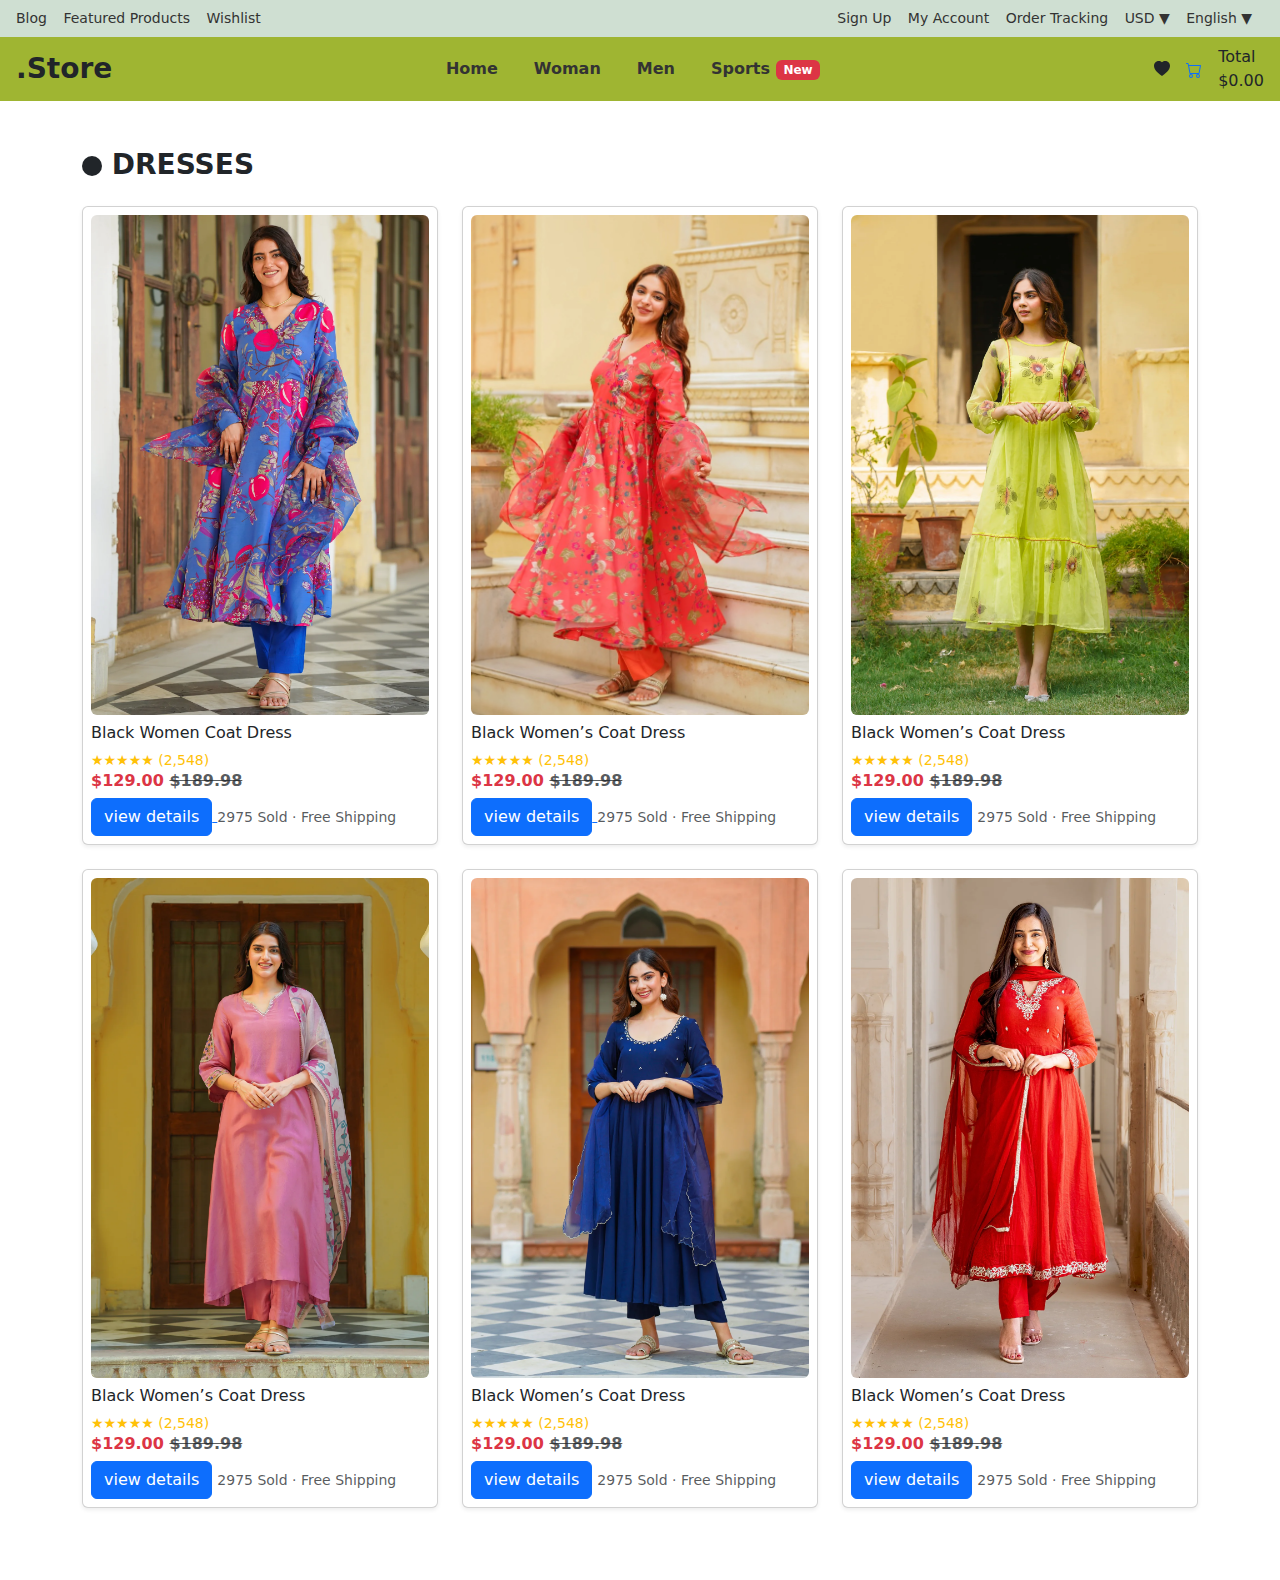
<file: Woman.html>
<!DOCTYPE html>
<html lang="en">
<head>
  <meta charset="UTF-8">
  <meta name="viewport" content="width=device-width, initial-scale=1.0">
  <title>Ecommerce Website</title>

  <!-- BOOTSTRAP 5 -->

  <link href="https://cdn.jsdelivr.net/npm/bootstrap@5.3.0/dist/css/bootstrap.min.css" rel="stylesheet">
  <link rel="stylesheet" href="style.css">

</head>
<body>

  <div class="fixed-top  ">
<div class="top-bar d-flex justify-content-between px-3 py-2">
  <div class="top-left">
    <a href="#">Blog</a>
    <a href="#">Featured Products</a>
    <a href="#">Wishlist</a>
  </div>

  <div class="top-right">
    <a href="signup.html">Sign Up</a>
    <a href="My Account.html">My Account</a>
    <a href="Order Tracking.html">Order Tracking</a>
    <a href="#">USD ▼</a>
    <a href="#">English ▼</a>
  </div>
</div>


<!-- ---------- MAIN NAVBAR ---------- -->
<nav class="navbar navbar-expand-lg px-3 ">

  <div class="logo fw-bold fs-3">.Store</div>

  <!-- MOBILE TOGGLER -->
  <button class="navbar-toggler" type="button" data-bs-toggle="collapse" data-bs-target="#mainMenu">
    ☰
  </button>

  <!-- MENU -->
  <div class="collapse navbar-collapse" id="mainMenu">

    <ul class="navbar-nav mx-auto">

      <li class="nav-item"><a class="nav-link" href="index.html">Home</a></li>
     

      
      <li class="nav-item"><a class="nav-link" href="Woman.html">Woman</a></li>

      <li class="nav-item"><a class="nav-link" href="men.html">Men</a></li>
      <li class="nav-item">
        <a class="nav-link" href="sport.html">Sports <span class="badge bg-danger">New</span></a>
      </li>

    </ul>

    <!-- ICONS -->
    <div class="d-flex align-items-center gap-3">
       <svg xmlns="http://www.w3.org/2000/svg" width="16" height="16" fill="currentColor" class="bi bi-heart-fill" viewBox="0 0 16 16">
  <path fill-rule="evenodd" d="M8 1.314C12.438-3.248 23.534 4.735 8 15-7.534 4.736 3.562-3.248 8 1.314"/>
</svg>
<a href="">
     <svg xmlns="http://www.w3.org/2000/svg" width="16" height="16" fill="currentColor" class="bi bi-cart" viewBox="0 0 16 16">
  <path d="M0 1.5A.5.5 0 0 1 .5 1H2a.5.5 0 0 1 .485.379L2.89 3H14.5a.5.5 0 0 1 .491.592l-1.5 8A.5.5 0 0 1 13 12H4a.5.5 0 0 1-.491-.408L2.01 3.607 1.61 2H.5a.5.5 0 0 1-.5-.5M3.102 4l1.313 7h8.17l1.313-7zM5 12a2 2 0 1 0 0 4 2 2 0 0 0 0-4m7 0a2 2 0 1 0 0 4 2 2 0 0 0 0-4m-7 1a1 1 0 1 1 0 2 1 1 0 0 1 0-2m7 0a1 1 0 1 1 0 2 1 1 0 0 1 0-2"/>
</svg></a>
      <div>Total<br>$0.00</div>
    </div>

  </div>

</nav>

</div>


<section class="Woman py-5">
   <div class="container">

    <!-- Heading -->
    <h3 class="fw-bold mb-4">
      <svg xmlns="http://www.w3.org/2000/svg" width="20" height="20" fill="currentColor" class="bi bi-circle-fill" viewBox="0 0 16 16">
        <circle cx="8" cy="8" r="8"/>
      </svg>
       DRESSES
    </h3>
    
       <div class="row">

          <!-- Product 1 -->
          <div class="col-md-6 col-lg-4 mb-4">
            <div class="card small-product shadow-sm p-2 h-">
                 
              <img src="asset/woman/dress5.png" class="img-fluid rounded" alt="">
              <div class="mt-2">
                <h6>Black Women Coat Dress</h6>
                <div class="text-warning small">★★★★★ (2,548)</div>
                <h6 class="text-danger fw-bold">$129.00
                  <span class="text-muted text-decoration-line-through">$189.98</span>
                </h6>
                <a href="">
                <button class="btn btn-primary">view details</button>
                </a>
                <small class="text-muted">2975 Sold · Free Shipping</small>
              </div>
              
            </div>
          </div>

          <!-- Product 2 -->
          <div class="col-md-6 col-lg-4 mb-4">
                 <div class="card small-product shadow-sm p-2 h-100">
              <img src="asset/woman/dress6.jpg" class="img-fluid rounded" alt="">
              <div class="mt-2">
                <h6>Black Women’s Coat Dress</h6>
                <div class="text-warning small">★★★★★ (2,548)</div>
                <h6 class="text-danger fw-bold">$129.00
                  <span class="text-muted text-decoration-line-through">$189.98</span>
                </h6>
                <a href="shop.html">
               
                 <button class="btn btn-primary">view details</button>
                 </a>
                 
                <small class="text-muted">2975 Sold · Free Shipping</small>
              </div>
            </div>
         </div>

           <div class="col-md-6 col-lg-4 mb-4">
                  <div class="card small-product shadow-sm p-2 h-100">
              <img src="asset/woman/dress1.png" class="img-fluid rounded" alt="">
              <div class="mt-2">
                <h6>Black Women’s Coat Dress</h6>
                <div class="text-warning small">★★★★★ (2,548)</div>
                <h6 class="text-danger fw-bold">$129.00
                  <span class="text-muted text-decoration-line-through">$189.98</span>
                </h6>
                 <button class="btn btn-primary">view details</button>
                <small class="text-muted">2975 Sold · Free Shipping</small>
              </div>
            </div>
         </div>


          <div class="col-md-6 col-lg-4 mb-4">
            <div class="card small-product shadow-sm p-2 h-100">
              <img src="asset/woman/dress3.png" class="img-fluid rounded" alt="">
              <div class="mt-2">
                <h6>Black Women’s Coat Dress</h6>
                <div class="text-warning small">★★★★★ (2,548)</div>
                <h6 class="text-danger fw-bold">$129.00
                  <span class="text-muted text-decoration-line-through">$189.98</span>
                </h6>
                 <button class="btn btn-primary">view details</button>
                <small class="text-muted">2975 Sold · Free Shipping</small>
              </div>
            </div>
         </div>



          <div class="col-md-6 col-lg-4 mb-4">
            <div class="card  small-product shadow-sm p-2 h-100">
              <img src="asset/woman/dress2.png" class="img-fluid rounded" alt="">
              <div class="mt-2">
                <h6>Black Women’s Coat Dress</h6>
                <div class="text-warning small">★★★★★ (2,548)</div>
                <h6 class="text-danger fw-bold">$129.00
                  <span class="text-muted text-decoration-line-through">$189.98</span>
                </h6>
                 <button class="btn btn-primary">view details</button>
                <small class="text-muted">2975 Sold · Free Shipping</small>
              </div>
            </div>
         </div>


          <div class="col-md-6 col-lg-4 mb-4">
            <div class="card small-product shadow-sm p-2 h-100">
              <img src="asset/woman/dress4.png" class="img-fluid rounded" alt="">
              <div class="mt-2">
                <h6>Black Women’s Coat Dress</h6>
                <div class="text-warning small">★★★★★ (2,548)</div>
                <h6 class="text-danger fw-bold">$129.00
                  <span class="text-muted text-decoration-line-through">$189.98</span>
                </h6>
                
                  <button class="btn btn-primary">view details</button>
                
                <small class="text-muted">2975 Sold · Free Shipping</small>
               
              </div>
            </div>
         </div>


        

      </div>
    </div>
  </div>

</section>



<!-- BOOTSTRAP 5 JS -->
<script src="https://cdn.jsdelivr.net/npm/bootstrap@5.3.0/dist/js/bootstrap.bundle.min.js"></script>
</body>    
</html>
</file>
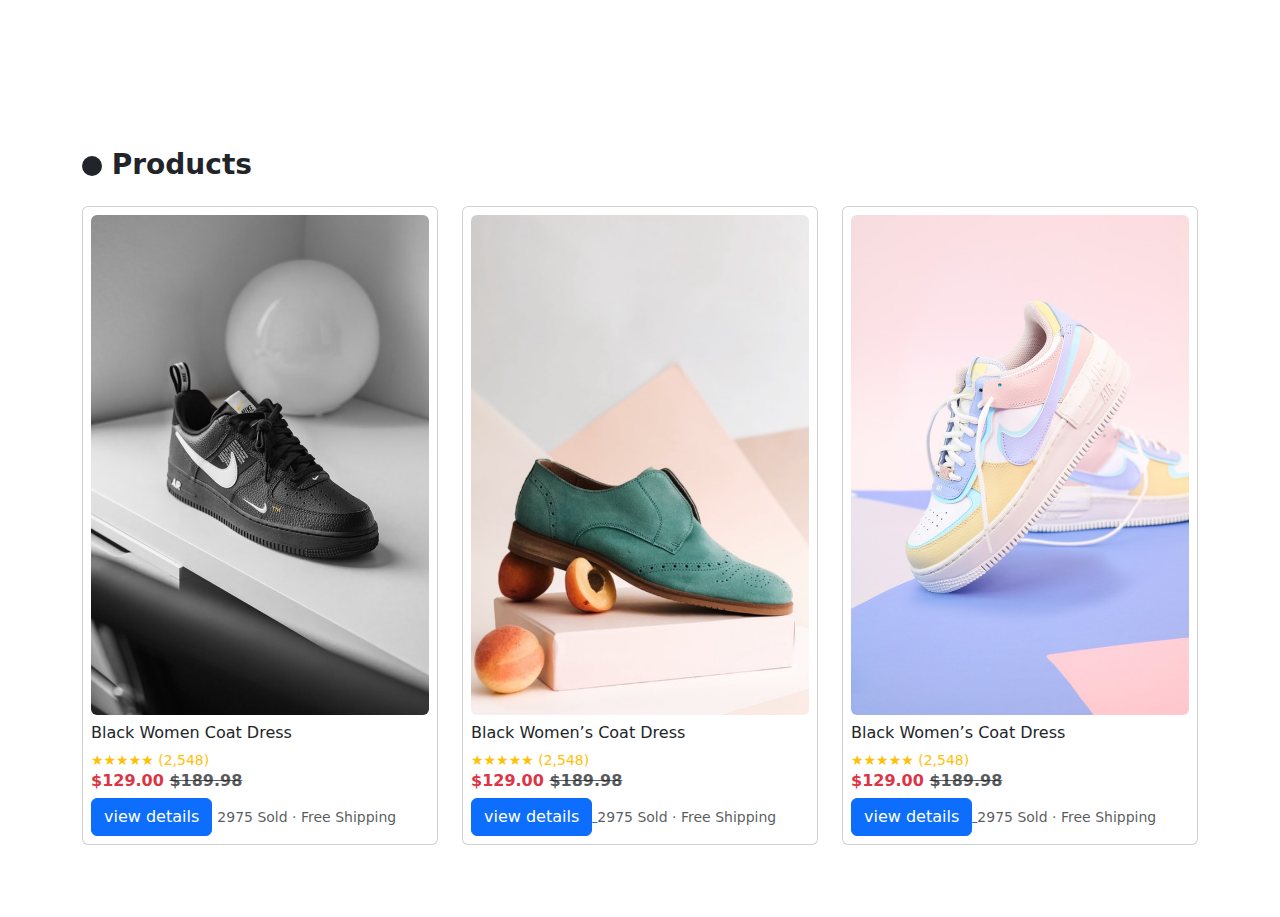
<file: zara.html>
<!DOCTYPE html>
<html lang="en">
<head>
    <meta charset="UTF-8">
    <meta name="viewport" content="width=device-width, initial-scale=1.0">
    <title>Document</title>
    <!-- BOOTSTRAP 5 -->

   <link href="https://cdn.jsdelivr.net/npm/bootstrap@5.3.0/dist/css/bootstrap.min.css" rel="stylesheet">
  <link rel="stylesheet" href="style.css">


</head>
<body>
<section class="products py-5">
   <div class="container">

    <!-- Heading -->
    <h3 class="fw-bold mb-4">
      <svg xmlns="http://www.w3.org/2000/svg" width="20" height="20" fill="currentColor" class="bi bi-circle-fill" viewBox="0 0 16 16">
        <circle cx="8" cy="8" r="8"/>
      </svg>
       Products
    </h3>
    
       <div class="row">

          <!-- Product 1 -->
          <div class="col-md-6 col-lg-4 mb-4">
            <div class="card small-product p-2 h-100 ">
                 
              <img src="asset/products/shoe5.jpg " class="img-fluid rounded" alt="">
              <div class="mt-2">
                <h6>Black Women Coat Dress</h6>
                <div class="text-warning small">★★★★★ (2,548)</div>
                <h6 class="text-danger fw-bold">$129.00
                  <span class="text-muted text-decoration-line-through">$189.98</span>
                </h6>
                <a href="shop.html"></a>
                <button class="btn btn-primary">view details</button>
                <small class="text-muted">2975 Sold · Free Shipping</small>
              </div>
              
            </div>
          </div>

          <!-- Product 2 -->
           <div class="col-md-6 col-lg-4 mb-4">
            <div class="card  small-product p-2 h-100">
              <img src="asset/products/shoe4.jpg" class="img-fluid rounded" alt="">
              <div class="mt-2">
                <h6>Black Women’s Coat Dress</h6>
                <div class="text-warning small">★★★★★ (2,548)</div>
                <h6 class="text-danger fw-bold">$129.00
                  <span class="text-muted text-decoration-line-through">$189.98</span>
                </h6>
                <a href="shop.html">
                 <button class="btn btn-primary">view details</button>
                 </a>
                <small class="text-muted">2975 Sold · Free Shipping</small>
              </div>
            </div>
         </div>

        <div class="col-md-6 col-lg-4 mb-4">
            <div class="card  small-product p-2 h-100">
              <img src="asset/products/shoe3.jpg" class="img-fluid rounded" alt="">
              <div class="mt-2">
                <h6>Black Women’s Coat Dress</h6>
                <div class="text-warning small">★★★★★ (2,548)</div>
                <h6 class="text-danger fw-bold">$129.00
                  <span class="text-muted text-decoration-line-through">$189.98</span>
                </h6>
                <a href="shop.html">
                 <button class="btn btn-primary">view details</button>
                 </a>
                <small class="text-muted">2975 Sold · Free Shipping</small>
              </div>
            </div>
         </div>



      </div>
    </div>
  </div>

</section>












    <!-- BOOTSTRAP 5 JS -->
<script src="https://cdn.jsdelivr.net/npm/bootstrap@5.3.0/dist/js/bootstrap.bundle.min.js"></script>
</body>
</html>
</file>
<file: style.css>
/* GENERAL STYLES */
 body{
      padding-top: 100px; /* space for top-bar + navbar */
    }

    .top-bar{
      background:#cfdfd2;
      font-size:14px;
    }

    .top-bar a{
      margin-right:12px;
      color:#333;
      text-decoration:none;
    }

    .navbar{
      background:#9fb532;
    }

    .navbar .nav-link{
      font-weight:600;
      margin:0 10px;
      color:#333;
    }

    .navbar .nav-link:hover{
      color:#0d6efd;
    }
  
/* MENU (Desktop) */
.menu {
    display: flex;
    gap: 25px;
}

.menu a {
    text-decoration: none;
    color: #0e0c0c;
    font-size: 16px;
}

.menu a:hover {
    color: #3e262b;
}

.badge-new {
    background: #6b6a36;
    color: #ede7e7;
    padding: 2px 5px;
    border-radius: 4px;
    font-size: 10px;
}

/* ICONS */
.icons {
    display: flex;
    gap: 20px;
    align-items: center;
}

.icons i {
    font-size: 20px;
    cursor: pointer;
}

/* ---------- HAMBURGER TOGGLER (Mobile) ---------- */
.toggler {
    display: none;
    font-size: 30px;
    cursor: pointer;
}

.wd1{
    background-color: #333;
    color: white;

}

.wd2{
    
     a{
    color: #eee;
}
h5{

}
}

.wd3{
    justify-content: center;
   
    
    img{
        border-radius: 30px;
    }
    h6{
        padding: 3%;
        color: rgb(200, 242, 10);
    }
    a{
        background-color: #eee;
        padding: 1%;
        color: #ff5656 !important;
        border-radius: 30px;
    }
    a:hover{
        background-color: #ff5656;
        color: rgb(243, 162, 14);

        text-decoration: none;
    }
}



/*---header-top---*/

 


.top-container {
            display: flex;
            align-items: center;
             background: #74603388; 
            
            gap: 30px;
        }

        /* LEFT "All Departments" BOX */
        .depart-box {
            background: #296779;
            padding: 15px ;
            width: 220px;
            border-radius: 10px;
            color: #f0f1f1;
            position: relative;
        }

        .depart-box h4 {
            margin: 0;
            font-size: 16px;
            font-weight: bold;
        }

        .depart-box p {
            margin: 0;
            font-size: 12px;
            opacity: 0.9;
        }

        .depart-box i {
            position: absolute;
            right: 20px;
            top: 22px;
            font-size: 20px;
        }

        /* SEARCH BAR */
        .search {
            background: #fff;
            border-radius: 10px;
            display: flex;
            
            justify-content: center;
            width: 650px;
            overflow: hidden;
            padding-left: 20px;
        }

        .search input {
            width: 100%;
            padding: 12px;
            border: none;
            outline: none;
            font-size: 15px;
        }

        .search i {
            font-size: 20px;
            color: #555;
            margin-right: 10px;
        }

        /* SEARCH BUTTON */
        .search button {
            background: #ff6e6e;
            border: none;
            padding: 12px 25px;
            color: #fff;
            font-size: 15px;
            cursor: pointer;
        }


      
 .carousel-item{
    
 }

.carousel-caption{
height: 400px;

}

.carousel-caption h2 {
    font-size: 50px;
    font-weight: 700;
}

.carousel-caption h4 {
    font-size: 28px;
    color: #222 !important;

}

.carousel-caption h2{
    color:#222 !important
}
.carousel-caption button {
    background: #ff4d4d;
    border: none;
    font-size: 18px;
    border-radius: 5px;
}


/*----BRAND----*/

.brand{
    display: flex;
    flex-direction: column;
    align-items: center;
    gap:30px;
    padding:20px 0;

   
}

.zero {
  
    opacity: .25;
    transition: 0.3s;
}

.zero:hover {
    opacity: 1;
    transform: scale(1.1);
}

/*----Trending Products----*/
  




.small-product img {
  height: 273px;
  object-fit: cover;
}

.small-product {
  transition: 0.3s;
}

.small-product:hover {
  transform: translateY(-4px);
}




.Trending-products .card {
  transition: transform 0.3s ease;
}
.Trending-products .card:hover {
  transform: scale(1.03);
}
.Trending-products h6 {
  margin-bottom: 6px;
}


/*---Featured Product---*/


.card img{
    height:500px;
    object-fit: cover;
}


/*---Featured Product---*/



.Featured-products.card{
    transition: all transfrom 0.3s ease;
}




.Featured-products .card:hover{
    transform: translateY(-6px);
    transition: 1s;
}






.category-card{
    background: #fff;
    border: 1px solid  #eee;
    padding: 20px;
    border-radius:6px;
    height:100%;
    gap:15px;
    transition:all 0.3 ease;
} 

.category-img{
    width: 80px;
    height: auto;

}

.category-card:hover{
    box-shadow: 0 8px 20px rgba(104, 28, 28, 0.08);
    transform: translateY(-6px);
     transform: transfrom 0.3s ease;

}


.newsletter{
    color: rgb(62, 112, 121);
background-color:wheat;   

}


.newsletter-form .form-control{
    border-radius: 6px 0 0 6px;
    height: 50px;
    border:none;
}

.newsletter-form .btn{
    border-radius: 0 4px 4px 0;
    height: 50px;

}


/*footer*/

.footer{
    background-color:rgb(231, 224, 224)
}

.footer h6{
    color:#000;
}

.footer-links li{
    margin-bottom:8px;
}

.footer-links a{
    color:#6c757d;
    font-size: 14px;
    text-decoration: none;
}

.footer-links a:hover{
    color:#000;
}



/*footer-bottom*/

.footer-bottom{
    background-color: #fff;
}

.social-icons a {
     color:#000;
     font-size: 16px;
     margin: 0 6px;

}

.social-icons a:hover{
    color:#c33417;
}












/*shop*/

.c1{
    width: 22px;
    height:22px;
    border-radius:50%;
    cursor:pointer;
}


.size-box{
    width: 40px;
    height: 40px;
    border:1px solid #ddd;
    display: flex;
    align-items:center;
    justify-content: center;
    cursor:pointer;

}


.size-box.active{
    border-color:#dc3545;
    color: #dc3545;
    font-weight:bold;
}


.qty-box{
    display: flex;
    border:1px solid #ddd;
    border-radius:6px;
}







.qty-box button {
  border: none;
  background: none;
  width: 35px;
}

.qty-box span {
  width: 35px;
  text-align: center;
}




/*SIGN UP*/

.signup{
    background: #f8f9fa;
    padding:60px 0;
}

.signup .box{
    background: #fff;
    padding:40px;
    border-radius:12px;
    box-shadow: 0 10px 25px rgba(0,0,0,0.08);

}

.signup.title{
    text-align:center;
    font-weight: 700;
    margin-bottom: 30px;
    text-transform: uppercase;
}

.signup h6{
    font-size:14px;
    font-weight:600;
    margin-top: 15px;
    margin-bottom:6px;
}

.signup .form-control{
    height:45px;
    border-radius:8px;
}

.signup textarea.form-control{
    height: auto;
    resize: none;
}

.btn-signup{
    width:100%;
    margin-top:25px;
    padding: 12px;
    background: #000;
    color:#fff;
    border : none;
    border-radius:8px;
    font-weight: 600;
    transition: all 0.3s ease;
}

.btn-signup:hover{
    baackground:#333;
    transform: translatey(-2px);
}


/*My Account*/

.my-account {
  background: #f5f7fa;
  padding: 70px 0;
}

.account-box {
  background: #fff;
  padding: 40px;
  border-radius: 14px;
  box-shadow: 0 12px 30px rgba(0, 0, 0, 0.08);
  text-align: center;
}

.account-box h2 {
  font-weight: 700;
  margin-bottom: 25px;
}

.account-info p {
  font-size: 15px;
  margin-bottom: 10px;
  color: #333;
}

.account-actions {
  margin-top: 30px;
  display: flex;
  gap: 15px;
  justify-content: center;
}

.btn-account {
  padding: 10px 22px;
  border-radius: 8px;
  border: none;
  font-weight: 600;
  background: #000;
  color: #fff;
  transition: 0.3s ease;
}

.btn-account:hover {
  background: #333;
}

.btn-account.logout {
  background: #dc3545;
}

.btn-account.logout:hover {
  background: #b02a37;
}


/*Order Tracking*/

.order-tracking {
  background: #f5f7fa;
  padding: 70px 0;
}

.tracking-box {
  background: #fff;
  padding: 40px;
  border-radius: 14px;
  box-shadow: 0 12px 30px rgba(0, 0, 0, 0.08);
  text-align: center;
}

.tracking-box h2 {
  font-weight: 700;
  margin-bottom: 10px;
}

.subtitle {
  font-size: 14px;
  color: #666;
  margin-bottom: 25px;
}

.order-tracking .form-control {
  height: 45px;
  border-radius: 8px;
  margin-bottom: 15px;
}

.btn-track {
  width: 100%;
  padding: 12px;
  border: none;
  border-radius: 8px;
  background: #000;
  color: #fff;
  font-weight: 600;
  transition: 0.3s ease;
}

.btn-track:hover {
  background: #333;
}

/* Order Status Steps */
.order-status {
  display: flex;
  justify-content: space-between;
  margin-top: 35px;
}

.step {
  text-align: center;
  flex: 1;
  position: relative;
}

.step span {
  width: 35px;
  height: 35px;
  display: inline-flex;
  align-items: center;
  justify-content: center;
  border-radius: 50%;
  background: #ddd;
  color: #fff;
  font-weight: 600;
  margin-bottom: 8px;
}

.step p {
  font-size: 13px;
  color: #555;
}

/* Completed & Active */
.step.completed span {
  background: #28a745;
}

.step.active span {
  background: #000;
}

/* Line Between Steps */
.step::after {
  content: "";
  position: absolute;
  top: 17px;
  right: -50%;
  width: 100%;
  height: 2px;
  background: #ddd;
  z-index: -1;
}

.step:last-child::after {
  display: none;
}

.step.completed::after {
  background: #28a745;
}



/*product*/

.container.a{
    text-decoration: none;
}

































































































/* ---------- RESPONSIVE ---------- */
@media(max-width: 900px) {

    .toggler {
        display: block;
    }

    .menu {
        display: none;
        flex-direction: column;
        width: 100%;
        background: white;
        padding: 15px 40px;
        position: absolute;
        top: 70px;
        left: 0;
        box-shadow: 0 5px 15px rgba(0,0,0,0.1);
    }

    .menu a {
        margin: 12px 0;
        display: block;
    }

    .menu.show {
        display: block;
    }

    .icons {
        margin-left: auto;
    }
}
</file>
